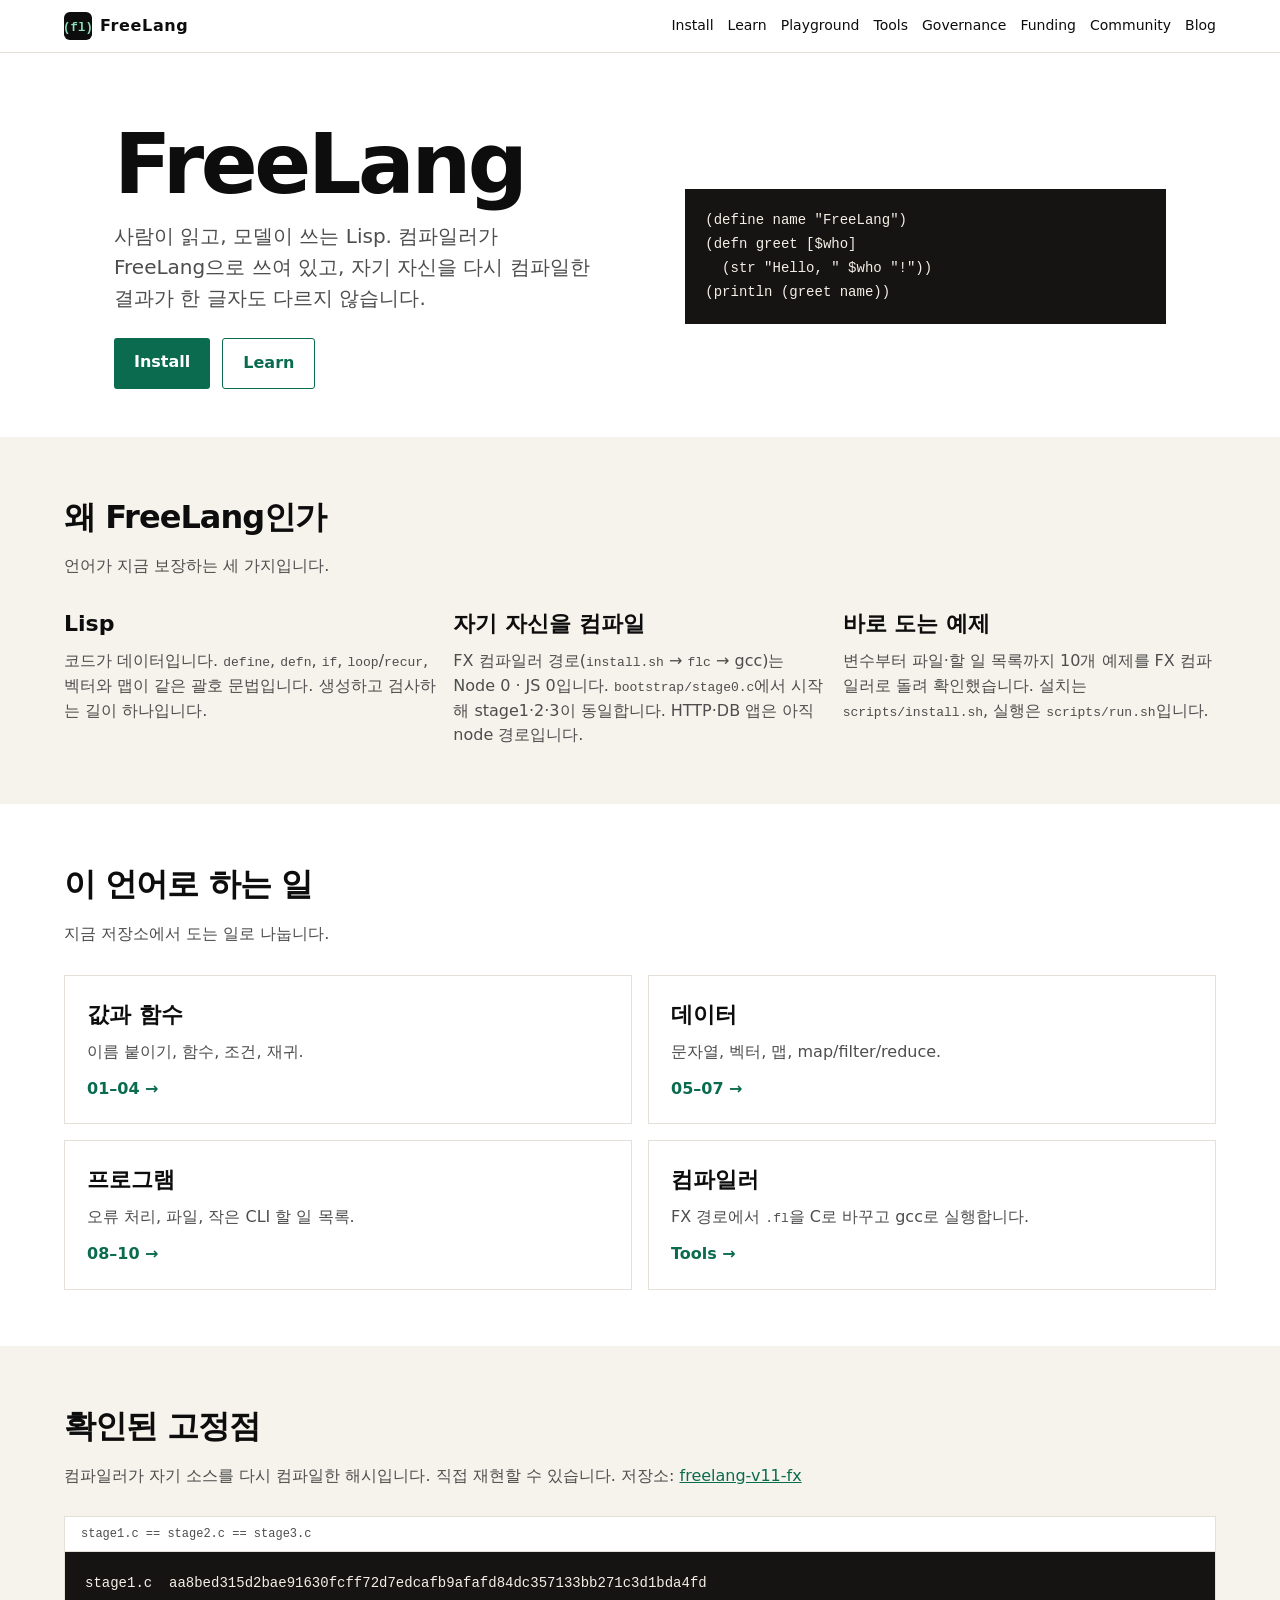
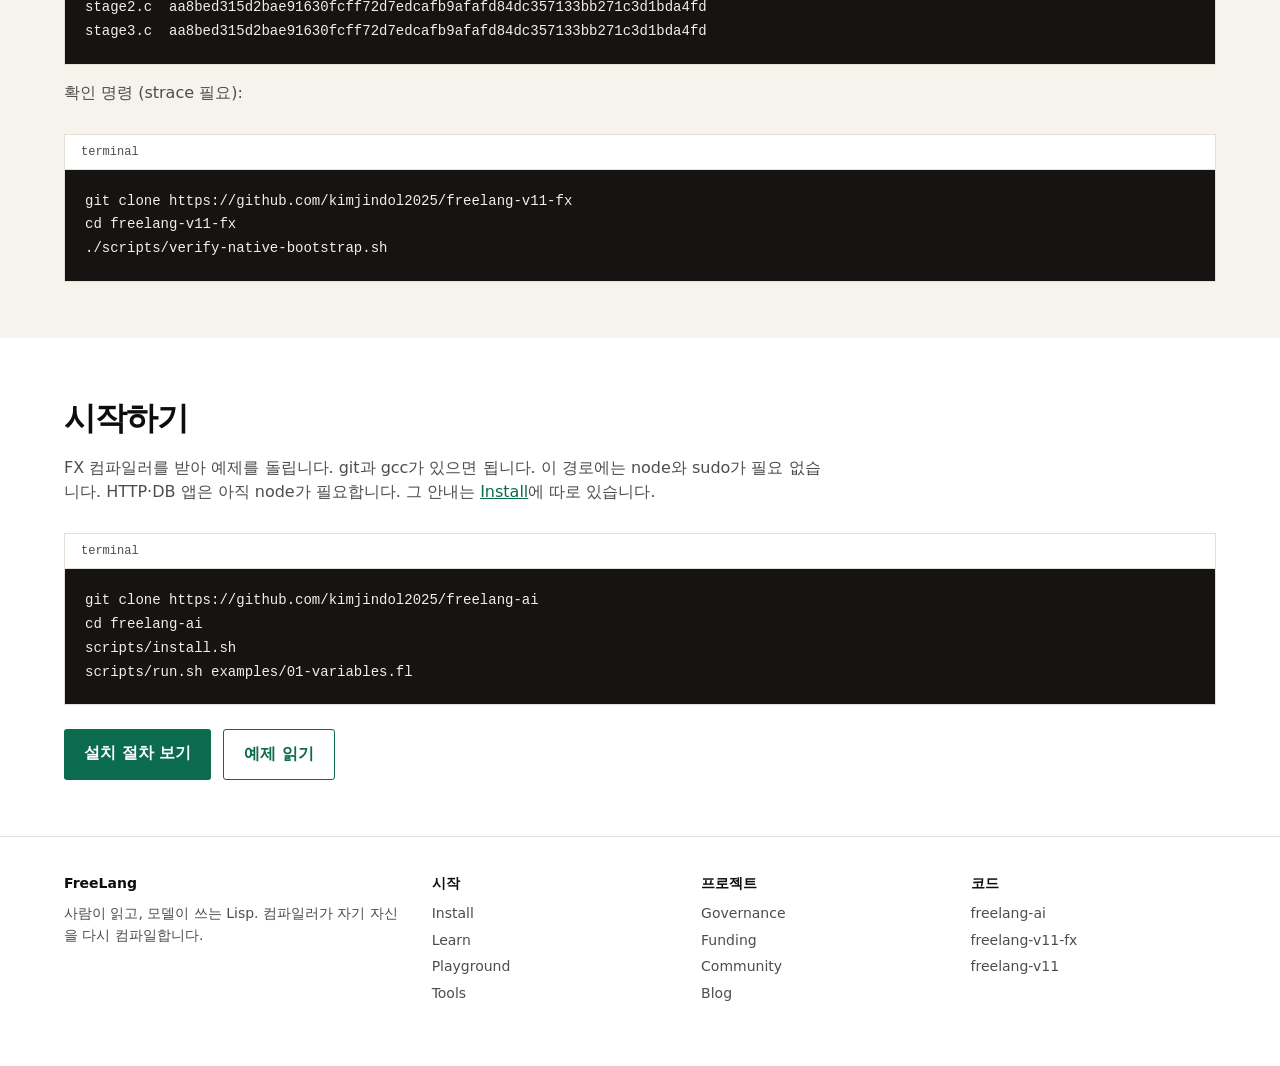
<file: docs/index.html>
<!DOCTYPE html>
<html lang="ko">
<head>
<meta charset="utf-8">
<meta name="viewport" content="width=device-width, initial-scale=1">
<title>FreeLang</title>
<meta name="description" content="사람이 읽고, 모델이 쓰는 Lisp. 네이티브 컴파일러가 자기 자신을 컴파일합니다.">
<link rel="icon" href="mark.svg">
<link rel="stylesheet" href="site.css">
</head>
<body>
<header>
  <a class="brand" href="">
    <svg width="28" height="28" viewBox="0 0 96 96" fill="none" aria-hidden="true"><rect width="96" height="96" rx="20" fill="#0d0d0d"/><text x="48" y="64" text-anchor="middle" font-family="ui-monospace,Menlo,monospace" font-size="42" font-weight="700" fill="#8be0b8">(fl)</text></svg>
    FreeLang
  </a>
  <nav>
        <a href="install/">Install</a>
    <a href="learn/">Learn</a>
    <a href="playground/">Playground</a>
    <a href="tools/">Tools</a>
    <a href="governance/">Governance</a>
    <a href="funding/">Funding</a>
    <a href="community/">Community</a>
    <a href="blog/">Blog</a>
  </nav>
</header>

<div class="hero">
  <div>
    <h1>FreeLang</h1>
    <p class="tag">사람이 읽고, 모델이 쓰는 Lisp. 컴파일러가 FreeLang으로 쓰여 있고, 자기 자신을 다시 컴파일한 결과가 한 글자도 다르지 않습니다.</p>
    <div class="row">
      <a class="btn" href="install/">Install</a>
      <a class="btn ghost" href="learn/">Learn</a>
    </div>
  </div>
  <pre>(define name "FreeLang")
(defn greet [$who]
  (str "Hello, " $who "!"))
(println (greet name))</pre>
</div>
<section class="band">
  <div class="wrap">
    <h2>왜 FreeLang인가</h2>
    <p class="lead">언어가 지금 보장하는 세 가지입니다.</p>
    <div class="three">
      <div>
        <h3>Lisp</h3>
        <p>코드가 데이터입니다. <code>define</code>, <code>defn</code>, <code>if</code>, <code>loop</code>/<code>recur</code>, 벡터와 맵이 같은 괄호 문법입니다. 생성하고 검사하는 길이 하나입니다.</p>
      </div>
      <div>
        <h3>자기 자신을 컴파일</h3>
        <p>FX 컴파일러 경로(<code>install.sh</code> → <code>flc</code> → gcc)는 Node 0 · JS 0입니다. <code>bootstrap/stage0.c</code>에서 시작해 stage1·2·3이 동일합니다. HTTP·DB 앱은 아직 node 경로입니다.</p>
      </div>
      <div>
        <h3>바로 도는 예제</h3>
        <p>변수부터 파일·할 일 목록까지 10개 예제를 FX 컴파일러로 돌려 확인했습니다. 설치는 <code>scripts/install.sh</code>, 실행은 <code>scripts/run.sh</code>입니다.</p>
      </div>
    </div>
  </div>
</section>
<section>
  <div class="wrap">
    <h2>이 언어로 하는 일</h2>
    <p class="lead">지금 저장소에서 도는 일로 나눕니다.</p>
    <div class="four">
      <article class="card"><h3>값과 함수</h3><p>이름 붙이기, 함수, 조건, 재귀.</p><a href="learn/">01–04 →</a></article>
      <article class="card"><h3>데이터</h3><p>문자열, 벡터, 맵, map/filter/reduce.</p><a href="learn/">05–07 →</a></article>
      <article class="card"><h3>프로그램</h3><p>오류 처리, 파일, 작은 CLI 할 일 목록.</p><a href="learn/">08–10 →</a></article>
      <article class="card"><h3>컴파일러</h3><p>FX 경로에서 <code>.fl</code>을 C로 바꾸고 gcc로 실행합니다.</p><a href="tools/">Tools →</a></article>
    </div>
  </div>
</section>
<section class="band">
  <div class="wrap">
    <h2>확인된 고정점</h2>
    <p class="lead">컴파일러가 자기 소스를 다시 컴파일한 해시입니다. 직접 재현할 수 있습니다. 저장소: <a href="https://github.com/kimjindol2025/freelang-v11-fx">freelang-v11-fx</a></p>
    <div class="panel"><div class="cap">stage1.c == stage2.c == stage3.c</div>
<pre>stage1.c  aa8bed315d2bae91630fcff72d7edcafb9afafd84dc357133bb271c3d1bda4fd
stage2.c  aa8bed315d2bae91630fcff72d7edcafb9afafd84dc357133bb271c3d1bda4fd
stage3.c  aa8bed315d2bae91630fcff72d7edcafb9afafd84dc357133bb271c3d1bda4fd</pre></div>
    <p class="lead" style="margin-top:16px">확인 명령 (strace 필요):</p>
    <div class="panel"><div class="cap">terminal</div>
<pre>git clone https://github.com/kimjindol2025/freelang-v11-fx
cd freelang-v11-fx
./scripts/verify-native-bootstrap.sh</pre></div>
  </div>
</section>
<section>
  <div class="wrap">
    <h2>시작하기</h2>
    <p class="lead">FX 컴파일러를 받아 예제를 돌립니다. git과 gcc가 있으면 됩니다. 이 경로에는 node와 sudo가 필요 없습니다. HTTP·DB 앱은 아직 node가 필요합니다. 그 안내는 <a href="install/">Install</a>에 따로 있습니다.</p>
    <div class="panel"><div class="cap">terminal</div>
<pre>git clone https://github.com/kimjindol2025/freelang-ai
cd freelang-ai
scripts/install.sh
scripts/run.sh examples/01-variables.fl</pre></div>
    <div class="row">
      <a class="btn" href="install/">설치 절차 보기</a>
      <a class="btn ghost" href="playground/">예제 읽기</a>
    </div>
  </div>
</section>

<footer>
  <div class="wrap">
    <div><strong>FreeLang</strong>사람이 읽고, 모델이 쓰는 Lisp. 컴파일러가 자기 자신을 다시 컴파일합니다.</div>
    <div><strong>시작</strong>
      <a href="install/">Install</a>
      <a href="learn/">Learn</a>
      <a href="playground/">Playground</a>
      <a href="tools/">Tools</a>
    </div>
    <div><strong>프로젝트</strong>
      <a href="governance/">Governance</a>
      <a href="funding/">Funding</a>
      <a href="community/">Community</a>
      <a href="blog/">Blog</a>
    </div>
    <div><strong>코드</strong>
      <a href="https://github.com/kimjindol2025/freelang-ai">freelang-ai</a>
      <a href="https://github.com/kimjindol2025/freelang-v11-fx">freelang-v11-fx</a>
      <a href="https://github.com/kimjindol2025/freelang-v11">freelang-v11</a>
    </div>
  </div>
</footer>
</body></html>
</file>
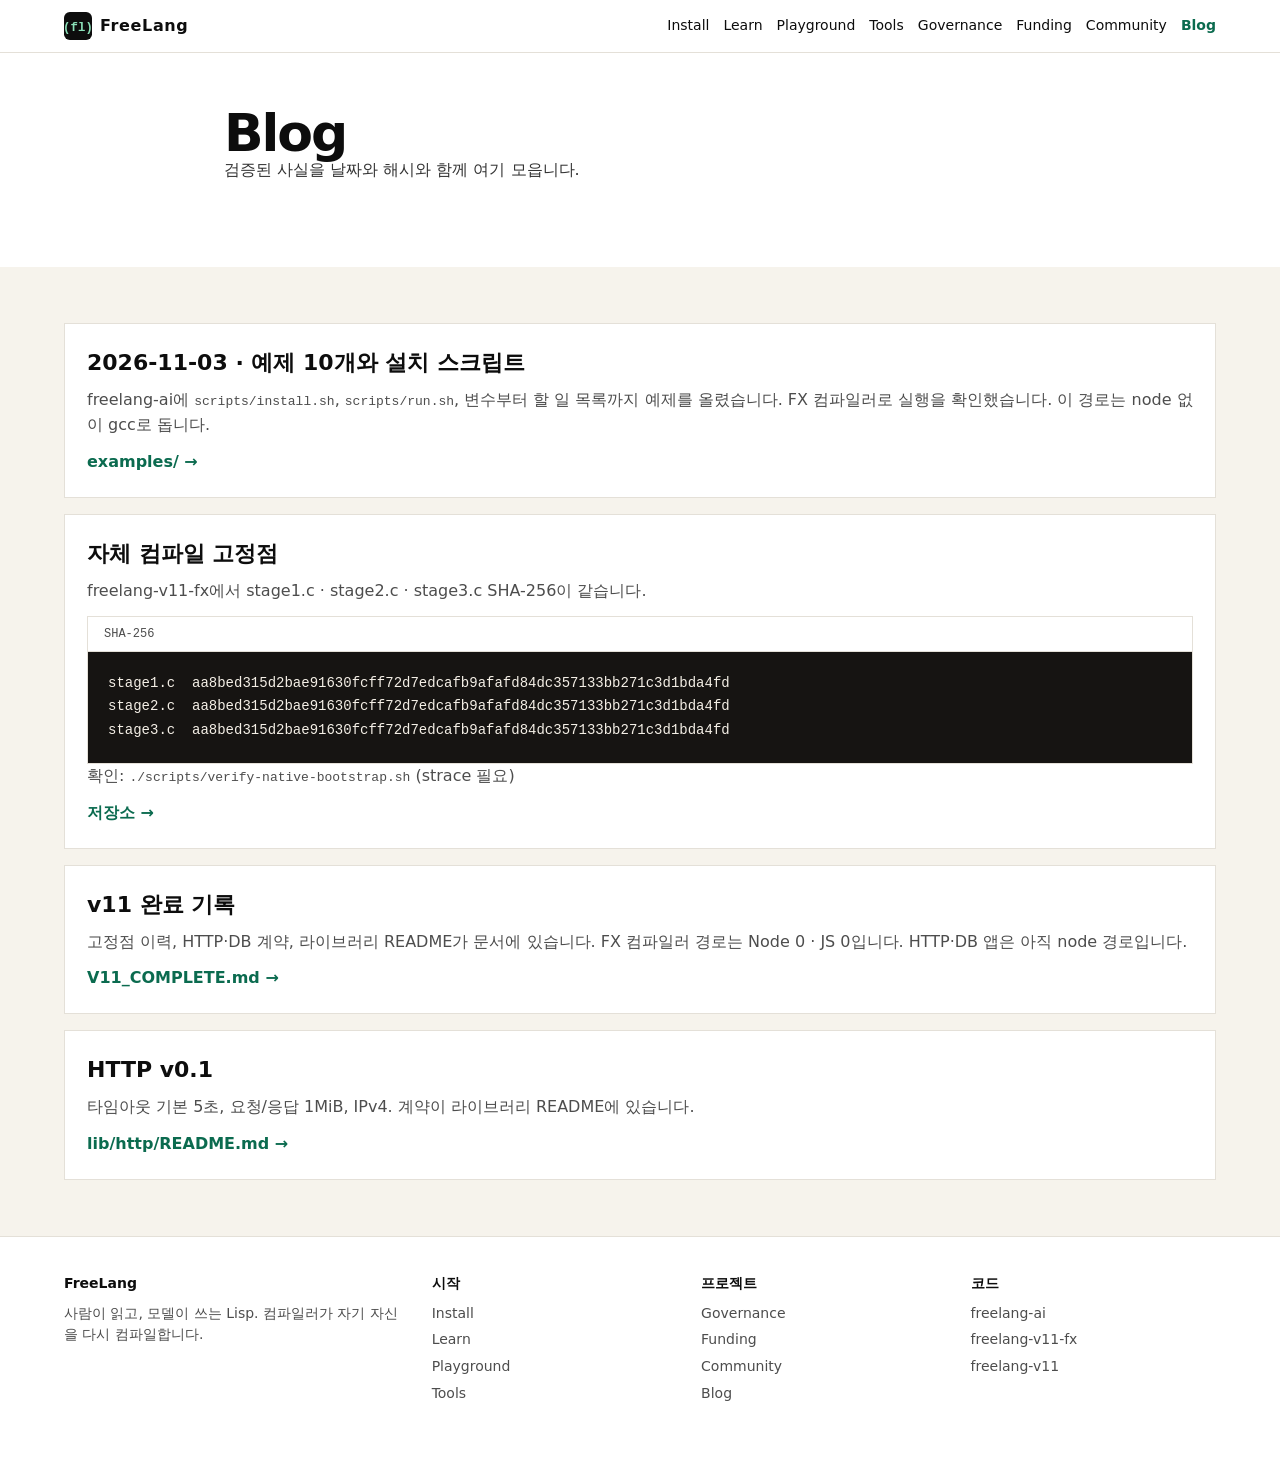
<file: docs/blog/index.html>
<!DOCTYPE html>
<html lang="ko">
<head>
<meta charset="utf-8">
<meta name="viewport" content="width=device-width, initial-scale=1">
<title>FreeLang · Blog</title>
<meta name="description" content="사람이 읽고, 모델이 쓰는 Lisp. 네이티브 컴파일러가 자기 자신을 컴파일합니다.">
<link rel="icon" href="../mark.svg">
<link rel="stylesheet" href="../site.css">
</head>
<body>
<header>
  <a class="brand" href="../">
    <svg width="28" height="28" viewBox="0 0 96 96" fill="none" aria-hidden="true"><rect width="96" height="96" rx="20" fill="#0d0d0d"/><text x="48" y="64" text-anchor="middle" font-family="ui-monospace,Menlo,monospace" font-size="42" font-weight="700" fill="#8be0b8">(fl)</text></svg>
    FreeLang
  </a>
  <nav>
        <a href="../install/">Install</a>
    <a href="../learn/">Learn</a>
    <a href="../playground/">Playground</a>
    <a href="../tools/">Tools</a>
    <a href="../governance/">Governance</a>
    <a href="../funding/">Funding</a>
    <a href="../community/">Community</a>
    <a class="on" href="../blog/">Blog</a>
  </nav>
</header>

<section>
  <div class="wrap prose">
    <h1 style="font-size:52px">Blog</h1>
    <p class="lead">검증된 사실을 날짜와 해시와 함께 여기 모읍니다.</p>
  </div>
</section>
<section class="band">
  <div class="wrap">
    <article class="card" style="margin-bottom:16px">
      <h3>2026-11-03 · 예제 10개와 설치 스크립트</h3>
      <p>freelang-ai에 <code>scripts/install.sh</code>, <code>scripts/run.sh</code>, 변수부터 할 일 목록까지 예제를 올렸습니다. FX 컴파일러로 실행을 확인했습니다. 이 경로는 node 없이 gcc로 돕니다.</p>
      <a href="https://github.com/kimjindol2025/freelang-ai/tree/main/examples">examples/ →</a>
    </article>
    <article class="card" style="margin-bottom:16px">
      <h3>자체 컴파일 고정점</h3>
      <p>freelang-v11-fx에서 stage1.c · stage2.c · stage3.c SHA-256이 같습니다.</p>
      <div class="panel" style="margin-top:12px"><div class="cap">SHA-256</div>
<pre>stage1.c  aa8bed315d2bae91630fcff72d7edcafb9afafd84dc357133bb271c3d1bda4fd
stage2.c  aa8bed315d2bae91630fcff72d7edcafb9afafd84dc357133bb271c3d1bda4fd
stage3.c  aa8bed315d2bae91630fcff72d7edcafb9afafd84dc357133bb271c3d1bda4fd</pre></div>
      <p>확인: <code>./scripts/verify-native-bootstrap.sh</code> (strace 필요)</p>
      <a href="https://github.com/kimjindol2025/freelang-v11-fx">저장소 →</a>
    </article>
    <article class="card" style="margin-bottom:16px">
      <h3>v11 완료 기록</h3>
      <p>고정점 이력, HTTP·DB 계약, 라이브러리 README가 문서에 있습니다. FX 컴파일러 경로는 Node 0 · JS 0입니다. HTTP·DB 앱은 아직 node 경로입니다.</p>
      <a href="https://github.com/kimjindol2025/freelang-v11/blob/master/docs/V11_COMPLETE.md">V11_COMPLETE.md →</a>
    </article>
    <article class="card">
      <h3>HTTP v0.1</h3>
      <p>타임아웃 기본 5초, 요청/응답 1MiB, IPv4. 계약이 라이브러리 README에 있습니다.</p>
      <a href="https://github.com/kimjindol2025/freelang-v11/blob/master/lib/http/README.md">lib/http/README.md →</a>
    </article>
  </div>
</section>

<footer>
  <div class="wrap">
    <div><strong>FreeLang</strong>사람이 읽고, 모델이 쓰는 Lisp. 컴파일러가 자기 자신을 다시 컴파일합니다.</div>
    <div><strong>시작</strong>
      <a href="../install/">Install</a>
      <a href="../learn/">Learn</a>
      <a href="../playground/">Playground</a>
      <a href="../tools/">Tools</a>
    </div>
    <div><strong>프로젝트</strong>
      <a href="../governance/">Governance</a>
      <a href="../funding/">Funding</a>
      <a href="../community/">Community</a>
      <a href="../blog/">Blog</a>
    </div>
    <div><strong>코드</strong>
      <a href="https://github.com/kimjindol2025/freelang-ai">freelang-ai</a>
      <a href="https://github.com/kimjindol2025/freelang-v11-fx">freelang-v11-fx</a>
      <a href="https://github.com/kimjindol2025/freelang-v11">freelang-v11</a>
    </div>
  </div>
</footer>
</body></html>
</file>
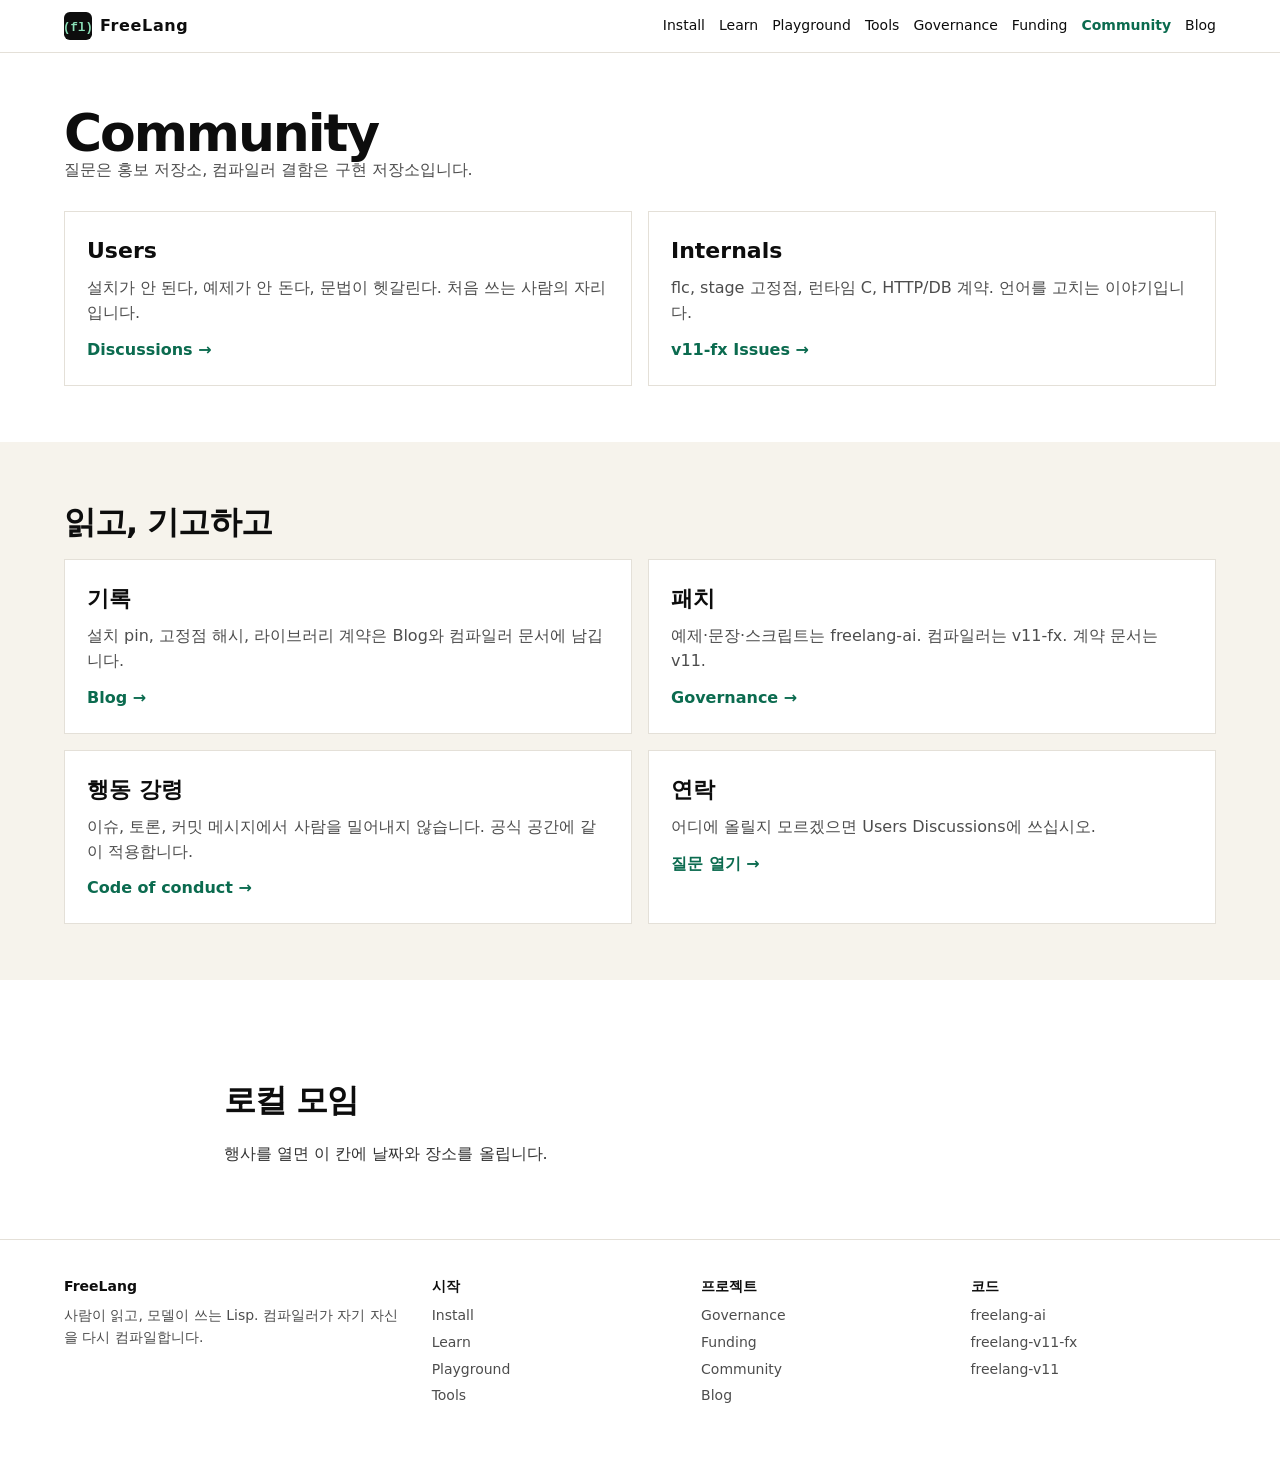
<file: docs/community/index.html>
<!DOCTYPE html>
<html lang="ko">
<head>
<meta charset="utf-8">
<meta name="viewport" content="width=device-width, initial-scale=1">
<title>FreeLang · Community</title>
<meta name="description" content="사람이 읽고, 모델이 쓰는 Lisp. 네이티브 컴파일러가 자기 자신을 컴파일합니다.">
<link rel="icon" href="../mark.svg">
<link rel="stylesheet" href="../site.css">
</head>
<body>
<header>
  <a class="brand" href="../">
    <svg width="28" height="28" viewBox="0 0 96 96" fill="none" aria-hidden="true"><rect width="96" height="96" rx="20" fill="#0d0d0d"/><text x="48" y="64" text-anchor="middle" font-family="ui-monospace,Menlo,monospace" font-size="42" font-weight="700" fill="#8be0b8">(fl)</text></svg>
    FreeLang
  </a>
  <nav>
        <a href="../install/">Install</a>
    <a href="../learn/">Learn</a>
    <a href="../playground/">Playground</a>
    <a href="../tools/">Tools</a>
    <a href="../governance/">Governance</a>
    <a href="../funding/">Funding</a>
    <a class="on" href="../community/">Community</a>
    <a href="../blog/">Blog</a>
  </nav>
</header>

<section>
  <div class="wrap">
    <h1 style="font-size:52px">Community</h1>
    <p class="lead">질문은 홍보 저장소, 컴파일러 결함은 구현 저장소입니다.</p>
    <div class="four">
      <article class="card">
        <h3>Users</h3>
        <p>설치가 안 된다, 예제가 안 돈다, 문법이 헷갈린다. 처음 쓰는 사람의 자리입니다.</p>
        <a href="https://github.com/kimjindol2025/freelang-ai/discussions">Discussions →</a>
      </article>
      <article class="card">
        <h3>Internals</h3>
        <p>flc, stage 고정점, 런타임 C, HTTP/DB 계약. 언어를 고치는 이야기입니다.</p>
        <a href="https://github.com/kimjindol2025/freelang-v11-fx/issues">v11-fx Issues →</a>
      </article>
    </div>
  </div>
</section>
<section class="band">
  <div class="wrap">
    <h2>읽고, 기고하고</h2>
    <div class="docs">
      <article class="card">
        <h3>기록</h3>
        <p>설치 pin, 고정점 해시, 라이브러리 계약은 Blog와 컴파일러 문서에 남깁니다.</p>
        <a href="../blog/">Blog →</a>
      </article>
      <article class="card">
        <h3>패치</h3>
        <p>예제·문장·스크립트는 freelang-ai. 컴파일러는 v11-fx. 계약 문서는 v11.</p>
        <a href="../governance/">Governance →</a>
      </article>
      <article class="card">
        <h3>행동 강령</h3>
        <p>이슈, 토론, 커밋 메시지에서 사람을 밀어내지 않습니다. 공식 공간에 같이 적용합니다.</p>
        <a href="../policies/code-of-conduct/">Code of conduct →</a>
      </article>
      <article class="card">
        <h3>연락</h3>
        <p>어디에 올릴지 모르겠으면 Users Discussions에 쓰십시오.</p>
        <a href="https://github.com/kimjindol2025/freelang-ai/discussions/new">질문 열기 →</a>
      </article>
    </div>
  </div>
</section>
<section>
  <div class="wrap prose">
    <h2>로컬 모임</h2>
    <p>행사를 열면 이 칸에 날짜와 장소를 올립니다.</p>
  </div>
</section>

<footer>
  <div class="wrap">
    <div><strong>FreeLang</strong>사람이 읽고, 모델이 쓰는 Lisp. 컴파일러가 자기 자신을 다시 컴파일합니다.</div>
    <div><strong>시작</strong>
      <a href="../install/">Install</a>
      <a href="../learn/">Learn</a>
      <a href="../playground/">Playground</a>
      <a href="../tools/">Tools</a>
    </div>
    <div><strong>프로젝트</strong>
      <a href="../governance/">Governance</a>
      <a href="../funding/">Funding</a>
      <a href="../community/">Community</a>
      <a href="../blog/">Blog</a>
    </div>
    <div><strong>코드</strong>
      <a href="https://github.com/kimjindol2025/freelang-ai">freelang-ai</a>
      <a href="https://github.com/kimjindol2025/freelang-v11-fx">freelang-v11-fx</a>
      <a href="https://github.com/kimjindol2025/freelang-v11">freelang-v11</a>
    </div>
  </div>
</footer>
</body></html>
</file>
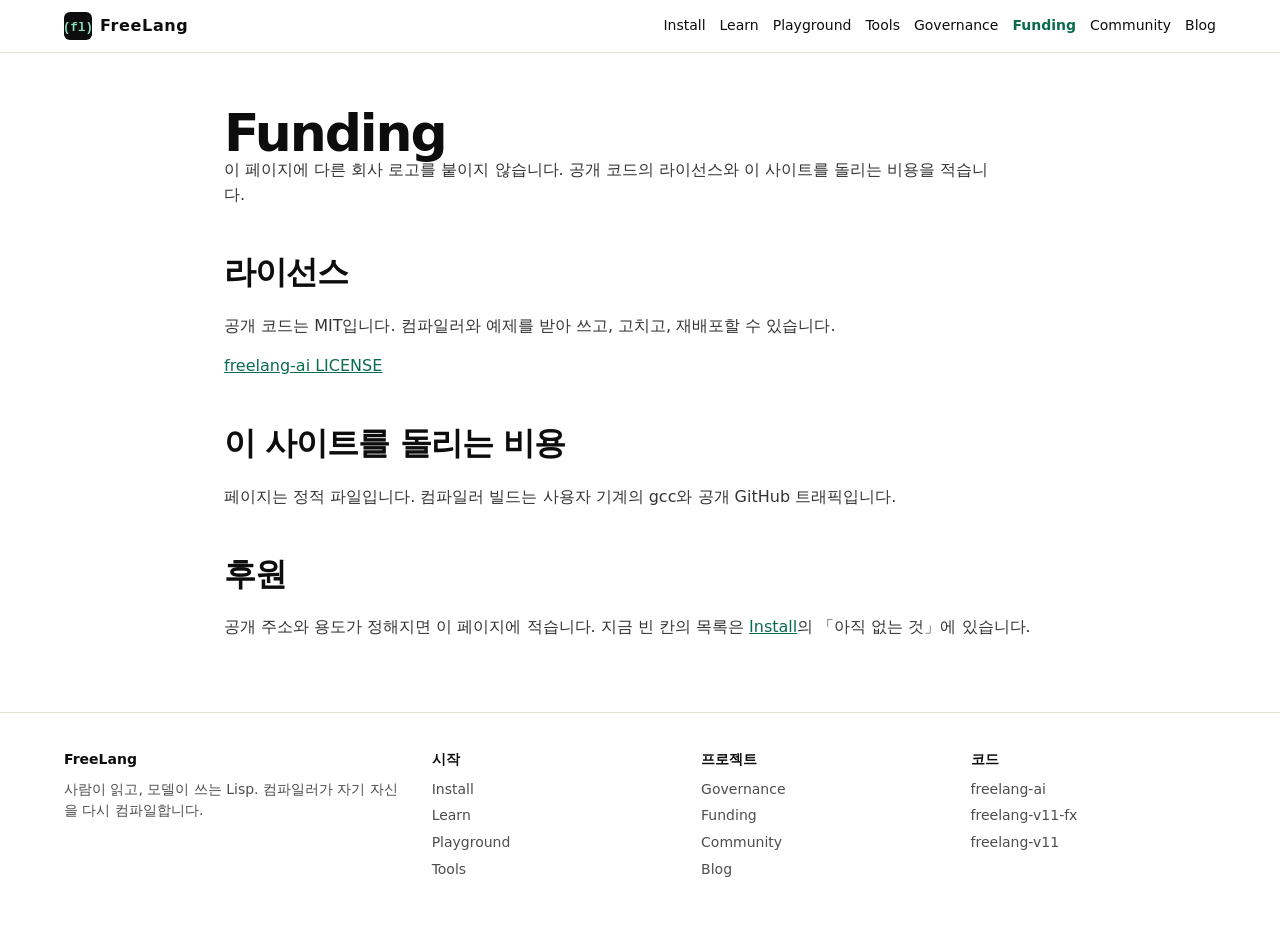
<file: docs/funding/index.html>
<!DOCTYPE html>
<html lang="ko">
<head>
<meta charset="utf-8">
<meta name="viewport" content="width=device-width, initial-scale=1">
<title>FreeLang · Funding</title>
<meta name="description" content="사람이 읽고, 모델이 쓰는 Lisp. 네이티브 컴파일러가 자기 자신을 컴파일합니다.">
<link rel="icon" href="../mark.svg">
<link rel="stylesheet" href="../site.css">
</head>
<body>
<header>
  <a class="brand" href="../">
    <svg width="28" height="28" viewBox="0 0 96 96" fill="none" aria-hidden="true"><rect width="96" height="96" rx="20" fill="#0d0d0d"/><text x="48" y="64" text-anchor="middle" font-family="ui-monospace,Menlo,monospace" font-size="42" font-weight="700" fill="#8be0b8">(fl)</text></svg>
    FreeLang
  </a>
  <nav>
        <a href="../install/">Install</a>
    <a href="../learn/">Learn</a>
    <a href="../playground/">Playground</a>
    <a href="../tools/">Tools</a>
    <a href="../governance/">Governance</a>
    <a class="on" href="../funding/">Funding</a>
    <a href="../community/">Community</a>
    <a href="../blog/">Blog</a>
  </nav>
</header>

<section>
  <div class="wrap prose">
    <h1 style="font-size:52px">Funding</h1>
    <p class="lead">이 페이지에 다른 회사 로고를 붙이지 않습니다. 공개 코드의 라이선스와 이 사이트를 돌리는 비용을 적습니다.</p>
    <h2>라이선스</h2>
    <p>공개 코드는 MIT입니다. 컴파일러와 예제를 받아 쓰고, 고치고, 재배포할 수 있습니다.</p>
    <p><a href="https://github.com/kimjindol2025/freelang-ai/blob/main/LICENSE">freelang-ai LICENSE</a></p>
    <h2>이 사이트를 돌리는 비용</h2>
    <p>페이지는 정적 파일입니다. 컴파일러 빌드는 사용자 기계의 gcc와 공개 GitHub 트래픽입니다.</p>
    <h2>후원</h2>
    <p>공개 주소와 용도가 정해지면 이 페이지에 적습니다. 지금 빈 칸의 목록은 <a href="../install/">Install</a>의 「아직 없는 것」에 있습니다.</p>
  </div>
</section>

<footer>
  <div class="wrap">
    <div><strong>FreeLang</strong>사람이 읽고, 모델이 쓰는 Lisp. 컴파일러가 자기 자신을 다시 컴파일합니다.</div>
    <div><strong>시작</strong>
      <a href="../install/">Install</a>
      <a href="../learn/">Learn</a>
      <a href="../playground/">Playground</a>
      <a href="../tools/">Tools</a>
    </div>
    <div><strong>프로젝트</strong>
      <a href="../governance/">Governance</a>
      <a href="../funding/">Funding</a>
      <a href="../community/">Community</a>
      <a href="../blog/">Blog</a>
    </div>
    <div><strong>코드</strong>
      <a href="https://github.com/kimjindol2025/freelang-ai">freelang-ai</a>
      <a href="https://github.com/kimjindol2025/freelang-v11-fx">freelang-v11-fx</a>
      <a href="https://github.com/kimjindol2025/freelang-v11">freelang-v11</a>
    </div>
  </div>
</footer>
</body></html>
</file>
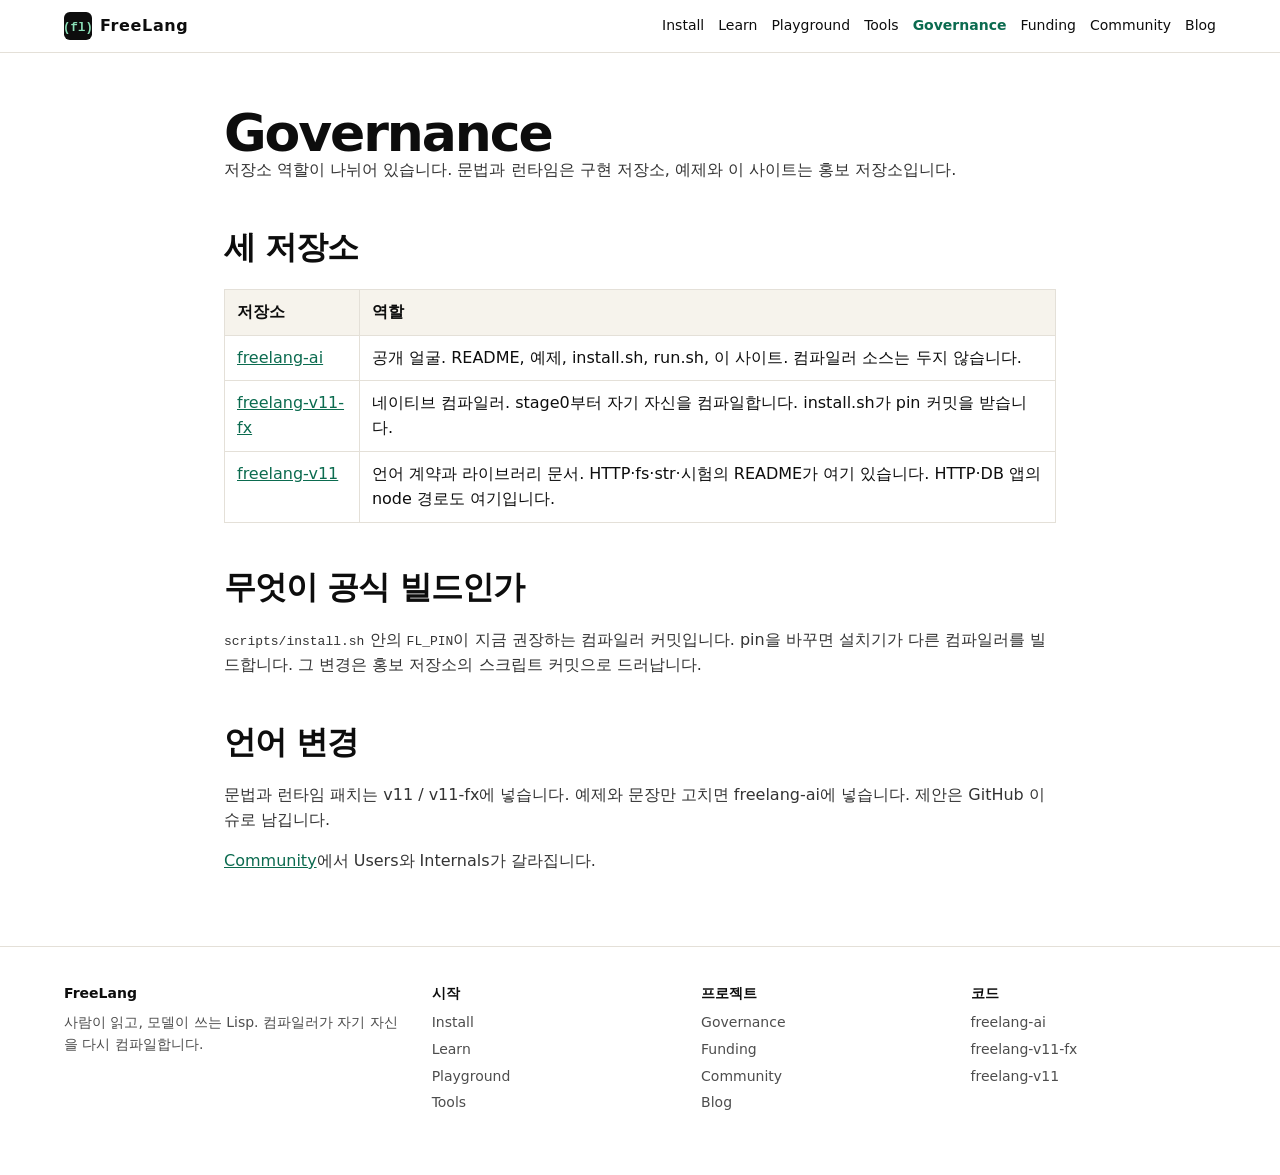
<file: docs/governance/index.html>
<!DOCTYPE html>
<html lang="ko">
<head>
<meta charset="utf-8">
<meta name="viewport" content="width=device-width, initial-scale=1">
<title>FreeLang · Governance</title>
<meta name="description" content="사람이 읽고, 모델이 쓰는 Lisp. 네이티브 컴파일러가 자기 자신을 컴파일합니다.">
<link rel="icon" href="../mark.svg">
<link rel="stylesheet" href="../site.css">
</head>
<body>
<header>
  <a class="brand" href="../">
    <svg width="28" height="28" viewBox="0 0 96 96" fill="none" aria-hidden="true"><rect width="96" height="96" rx="20" fill="#0d0d0d"/><text x="48" y="64" text-anchor="middle" font-family="ui-monospace,Menlo,monospace" font-size="42" font-weight="700" fill="#8be0b8">(fl)</text></svg>
    FreeLang
  </a>
  <nav>
        <a href="../install/">Install</a>
    <a href="../learn/">Learn</a>
    <a href="../playground/">Playground</a>
    <a href="../tools/">Tools</a>
    <a class="on" href="../governance/">Governance</a>
    <a href="../funding/">Funding</a>
    <a href="../community/">Community</a>
    <a href="../blog/">Blog</a>
  </nav>
</header>

<section>
  <div class="wrap prose">
    <h1 style="font-size:52px">Governance</h1>
    <p class="lead">저장소 역할이 나뉘어 있습니다. 문법과 런타임은 구현 저장소, 예제와 이 사이트는 홍보 저장소입니다.</p>
    <h2>세 저장소</h2>
    <table>
      <thead><tr><th>저장소</th><th>역할</th></tr></thead>
      <tbody>
        <tr><td><a href="https://github.com/kimjindol2025/freelang-ai">freelang-ai</a></td><td>공개 얼굴. README, 예제, install.sh, run.sh, 이 사이트. 컴파일러 소스는 두지 않습니다.</td></tr>
        <tr><td><a href="https://github.com/kimjindol2025/freelang-v11-fx">freelang-v11-fx</a></td><td>네이티브 컴파일러. stage0부터 자기 자신을 컴파일합니다. install.sh가 pin 커밋을 받습니다.</td></tr>
        <tr><td><a href="https://github.com/kimjindol2025/freelang-v11">freelang-v11</a></td><td>언어 계약과 라이브러리 문서. HTTP·fs·str·시험의 README가 여기 있습니다. HTTP·DB 앱의 node 경로도 여기입니다.</td></tr>
      </tbody>
    </table>
    <h2>무엇이 공식 빌드인가</h2>
    <p><code>scripts/install.sh</code> 안의 <code>FL_PIN</code>이 지금 권장하는 컴파일러 커밋입니다. pin을 바꾸면 설치기가 다른 컴파일러를 빌드합니다. 그 변경은 홍보 저장소의 스크립트 커밋으로 드러납니다.</p>
    <h2>언어 변경</h2>
    <p>문법과 런타임 패치는 v11 / v11-fx에 넣습니다. 예제와 문장만 고치면 freelang-ai에 넣습니다. 제안은 GitHub 이슈로 남깁니다.</p>
    <p><a href="../community/">Community</a>에서 Users와 Internals가 갈라집니다.</p>
  </div>
</section>

<footer>
  <div class="wrap">
    <div><strong>FreeLang</strong>사람이 읽고, 모델이 쓰는 Lisp. 컴파일러가 자기 자신을 다시 컴파일합니다.</div>
    <div><strong>시작</strong>
      <a href="../install/">Install</a>
      <a href="../learn/">Learn</a>
      <a href="../playground/">Playground</a>
      <a href="../tools/">Tools</a>
    </div>
    <div><strong>프로젝트</strong>
      <a href="../governance/">Governance</a>
      <a href="../funding/">Funding</a>
      <a href="../community/">Community</a>
      <a href="../blog/">Blog</a>
    </div>
    <div><strong>코드</strong>
      <a href="https://github.com/kimjindol2025/freelang-ai">freelang-ai</a>
      <a href="https://github.com/kimjindol2025/freelang-v11-fx">freelang-v11-fx</a>
      <a href="https://github.com/kimjindol2025/freelang-v11">freelang-v11</a>
    </div>
  </div>
</footer>
</body></html>
</file>
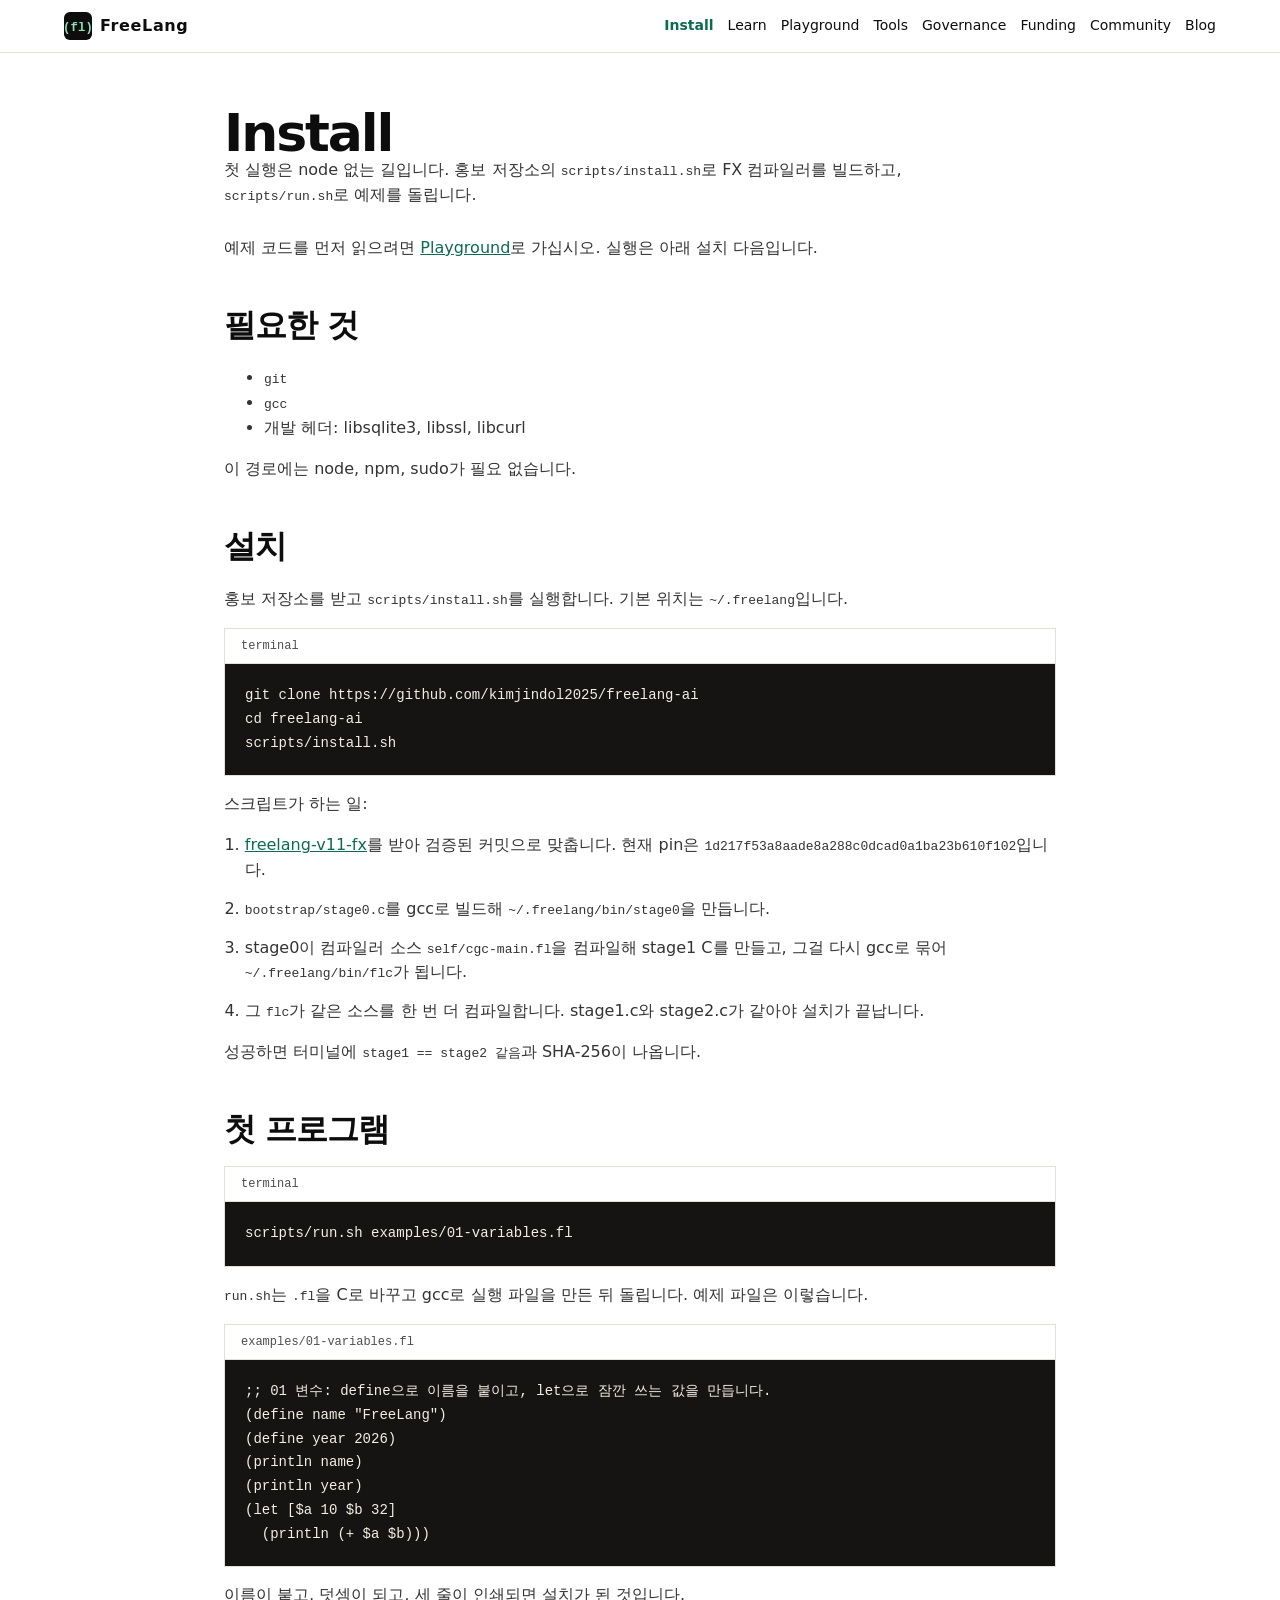
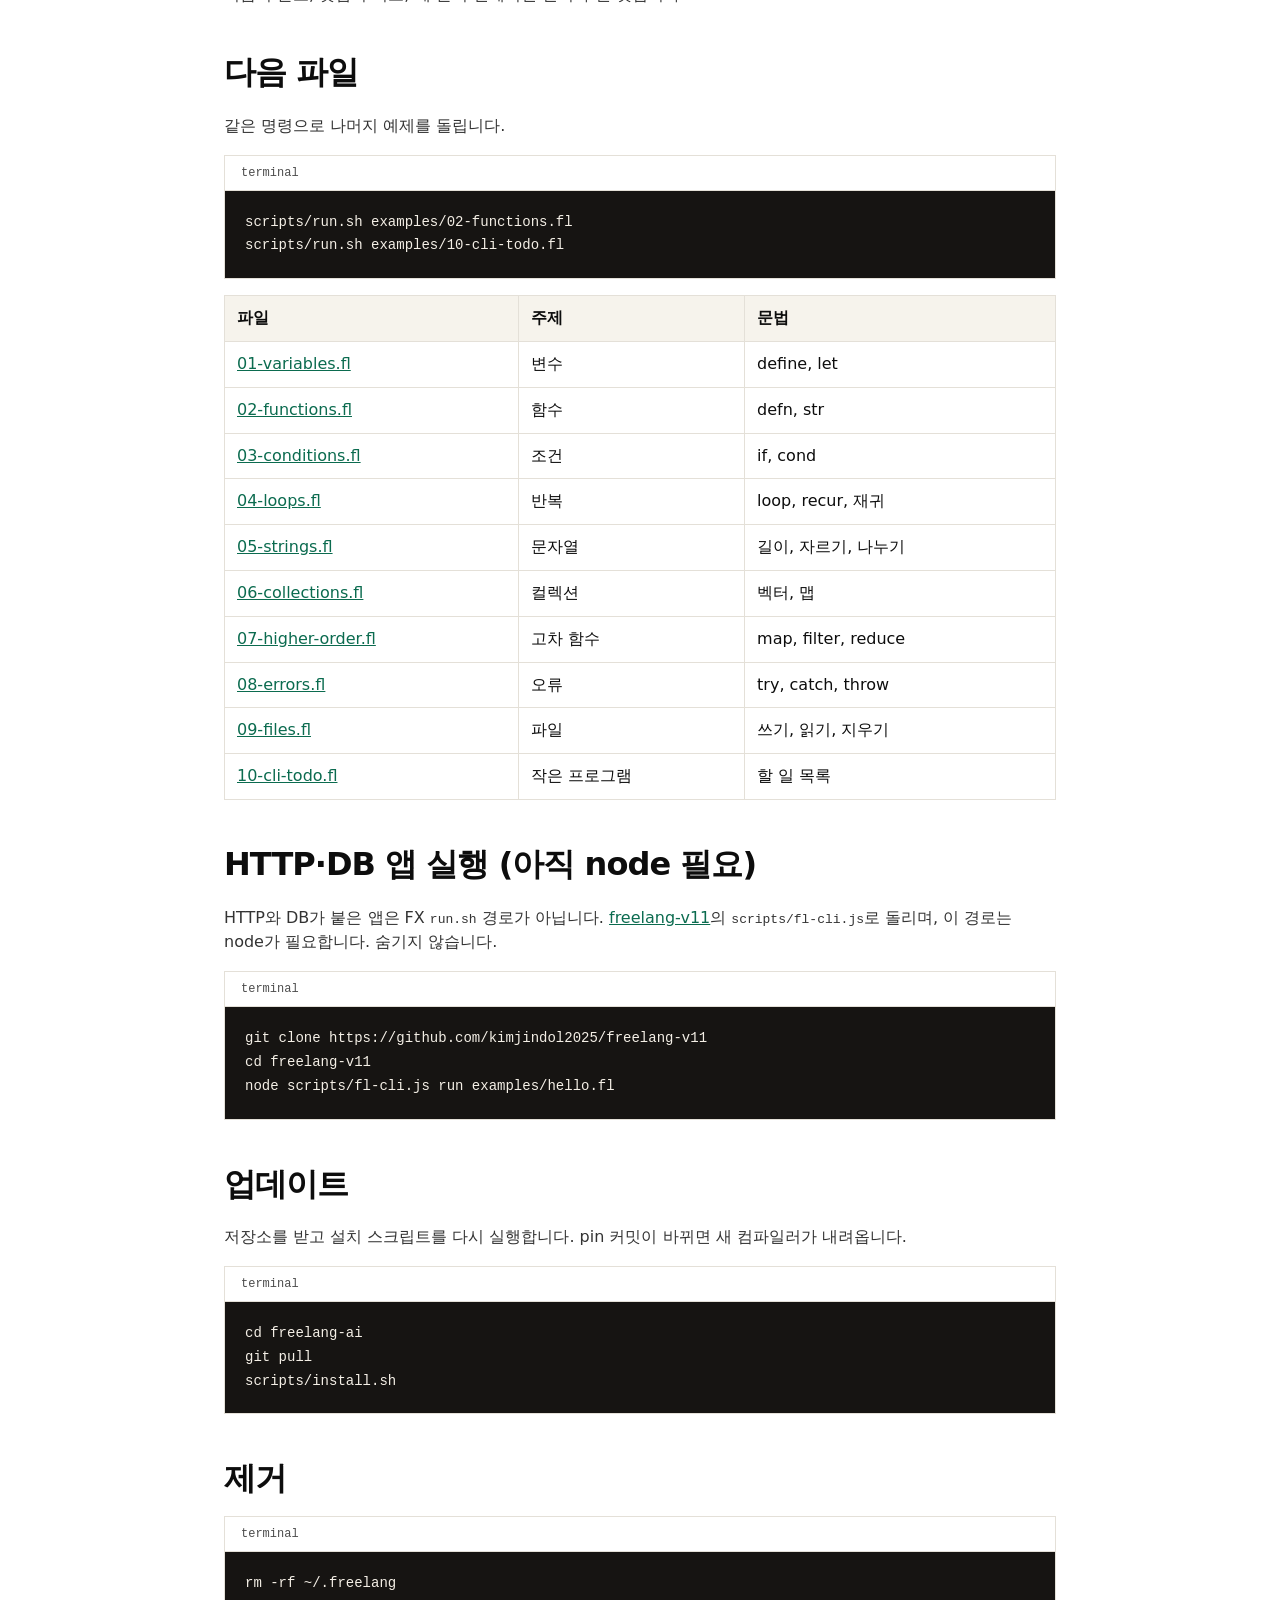
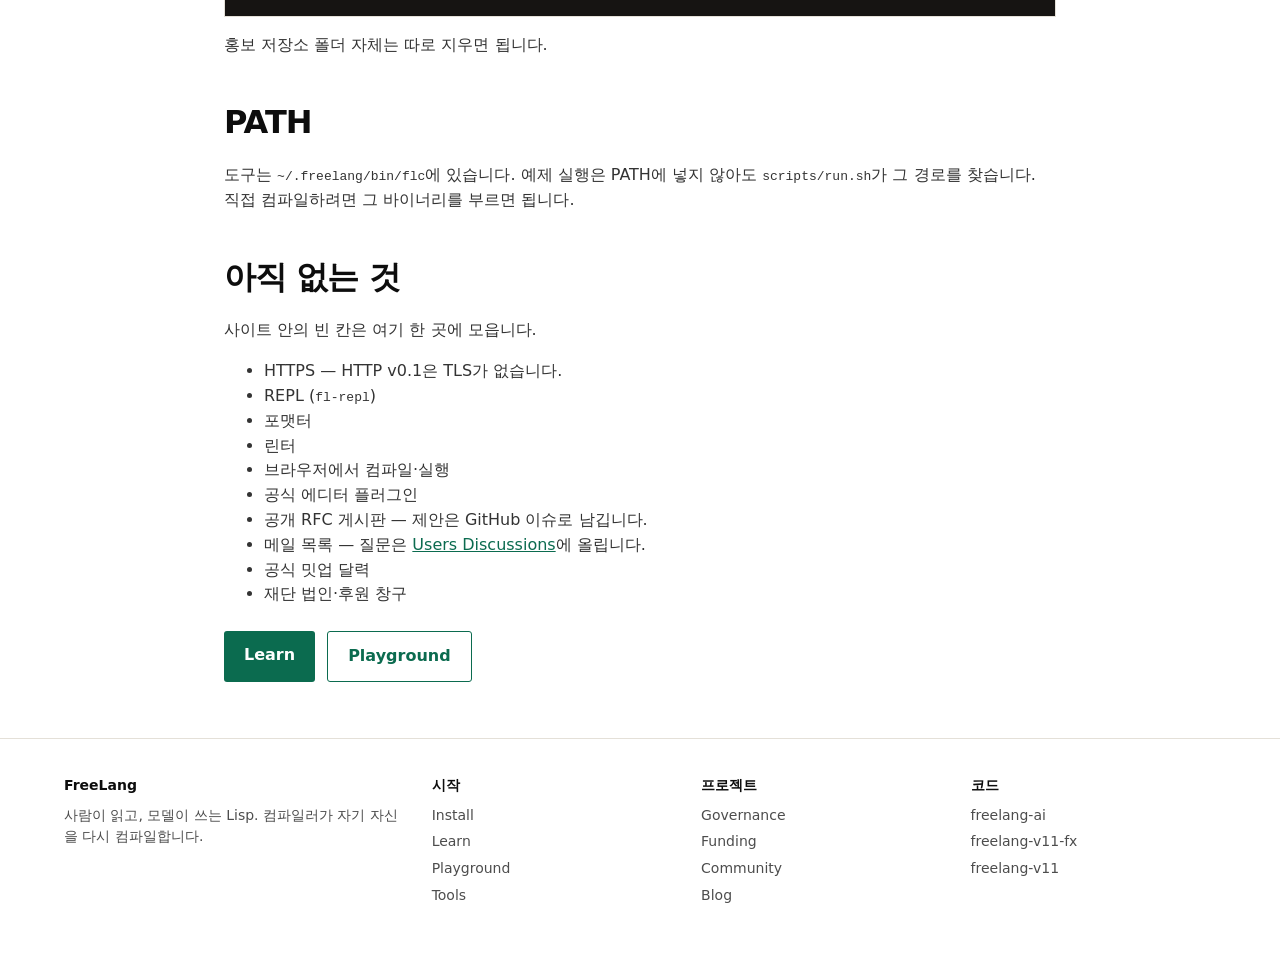
<file: docs/install/index.html>
<!DOCTYPE html>
<html lang="ko">
<head>
<meta charset="utf-8">
<meta name="viewport" content="width=device-width, initial-scale=1">
<title>FreeLang · Install</title>
<meta name="description" content="사람이 읽고, 모델이 쓰는 Lisp. 네이티브 컴파일러가 자기 자신을 컴파일합니다.">
<link rel="icon" href="../mark.svg">
<link rel="stylesheet" href="../site.css">
</head>
<body>
<header>
  <a class="brand" href="../">
    <svg width="28" height="28" viewBox="0 0 96 96" fill="none" aria-hidden="true"><rect width="96" height="96" rx="20" fill="#0d0d0d"/><text x="48" y="64" text-anchor="middle" font-family="ui-monospace,Menlo,monospace" font-size="42" font-weight="700" fill="#8be0b8">(fl)</text></svg>
    FreeLang
  </a>
  <nav>
        <a class="on" href="../install/">Install</a>
    <a href="../learn/">Learn</a>
    <a href="../playground/">Playground</a>
    <a href="../tools/">Tools</a>
    <a href="../governance/">Governance</a>
    <a href="../funding/">Funding</a>
    <a href="../community/">Community</a>
    <a href="../blog/">Blog</a>
  </nav>
</header>

<section>
  <div class="wrap prose">
    <h1 style="font-size:52px">Install</h1>
    <p class="lead">첫 실행은 node 없는 길입니다. 홍보 저장소의 <code>scripts/install.sh</code>로 FX 컴파일러를 빌드하고, <code>scripts/run.sh</code>로 예제를 돌립니다.</p>
    <p>예제 코드를 먼저 읽으려면 <a href="../playground/">Playground</a>로 가십시오. 실행은 아래 설치 다음입니다.</p>

    <h2>필요한 것</h2>
    <ul>
      <li><code>git</code></li>
      <li><code>gcc</code></li>
      <li>개발 헤더: libsqlite3, libssl, libcurl</li>
    </ul>
    <p>이 경로에는 node, npm, sudo가 필요 없습니다.</p>

    <h2>설치</h2>
    <p>홍보 저장소를 받고 <code>scripts/install.sh</code>를 실행합니다. 기본 위치는 <code>~/.freelang</code>입니다.</p>
    <div class="panel"><div class="cap">terminal</div>
<pre>git clone https://github.com/kimjindol2025/freelang-ai
cd freelang-ai
scripts/install.sh</pre></div>
    <p>스크립트가 하는 일:</p>
    <ol class="steps">
      <li><a href="https://github.com/kimjindol2025/freelang-v11-fx">freelang-v11-fx</a>를 받아 검증된 커밋으로 맞춥니다. 현재 pin은 <code>1d217f53a8aade8a288c0dcad0a1ba23b610f102</code>입니다.</li>
      <li><code>bootstrap/stage0.c</code>를 gcc로 빌드해 <code>~/.freelang/bin/stage0</code>을 만듭니다.</li>
      <li>stage0이 컴파일러 소스 <code>self/cgc-main.fl</code>을 컴파일해 stage1 C를 만들고, 그걸 다시 gcc로 묶어 <code>~/.freelang/bin/flc</code>가 됩니다.</li>
      <li>그 <code>flc</code>가 같은 소스를 한 번 더 컴파일합니다. stage1.c와 stage2.c가 같아야 설치가 끝납니다.</li>
    </ol>
    <p>성공하면 터미널에 <code>stage1 == stage2  같음</code>과 SHA-256이 나옵니다.</p>

    <h2>첫 프로그램</h2>
    <div class="panel"><div class="cap">terminal</div>
<pre>scripts/run.sh examples/01-variables.fl</pre></div>
    <p><code>run.sh</code>는 <code>.fl</code>을 C로 바꾸고 gcc로 실행 파일을 만든 뒤 돌립니다. 예제 파일은 이렇습니다.</p>
    <div class="panel"><div class="cap">examples/01-variables.fl</div>
<pre>;; 01 변수: define으로 이름을 붙이고, let으로 잠깐 쓰는 값을 만듭니다.
(define name &quot;FreeLang&quot;)
(define year 2026)
(println name)
(println year)
(let [$a 10 $b 32]
  (println (+ $a $b)))
</pre></div>
    <p>이름이 붙고, 덧셈이 되고, 세 줄이 인쇄되면 설치가 된 것입니다.</p>

    <h2>다음 파일</h2>
    <p>같은 명령으로 나머지 예제를 돌립니다.</p>
    <div class="panel"><div class="cap">terminal</div>
<pre>scripts/run.sh examples/02-functions.fl
scripts/run.sh examples/10-cli-todo.fl</pre></div>
    <table><thead><tr><th>파일</th><th>주제</th><th>문법</th></tr></thead><tbody><tr><td><a href="https://github.com/kimjindol2025/freelang-ai/blob/main/examples/01-variables.fl">01-variables.fl</a></td><td>변수</td><td>define, let</td></tr><tr><td><a href="https://github.com/kimjindol2025/freelang-ai/blob/main/examples/02-functions.fl">02-functions.fl</a></td><td>함수</td><td>defn, str</td></tr><tr><td><a href="https://github.com/kimjindol2025/freelang-ai/blob/main/examples/03-conditions.fl">03-conditions.fl</a></td><td>조건</td><td>if, cond</td></tr><tr><td><a href="https://github.com/kimjindol2025/freelang-ai/blob/main/examples/04-loops.fl">04-loops.fl</a></td><td>반복</td><td>loop, recur, 재귀</td></tr><tr><td><a href="https://github.com/kimjindol2025/freelang-ai/blob/main/examples/05-strings.fl">05-strings.fl</a></td><td>문자열</td><td>길이, 자르기, 나누기</td></tr><tr><td><a href="https://github.com/kimjindol2025/freelang-ai/blob/main/examples/06-collections.fl">06-collections.fl</a></td><td>컬렉션</td><td>벡터, 맵</td></tr><tr><td><a href="https://github.com/kimjindol2025/freelang-ai/blob/main/examples/07-higher-order.fl">07-higher-order.fl</a></td><td>고차 함수</td><td>map, filter, reduce</td></tr><tr><td><a href="https://github.com/kimjindol2025/freelang-ai/blob/main/examples/08-errors.fl">08-errors.fl</a></td><td>오류</td><td>try, catch, throw</td></tr><tr><td><a href="https://github.com/kimjindol2025/freelang-ai/blob/main/examples/09-files.fl">09-files.fl</a></td><td>파일</td><td>쓰기, 읽기, 지우기</td></tr><tr><td><a href="https://github.com/kimjindol2025/freelang-ai/blob/main/examples/10-cli-todo.fl">10-cli-todo.fl</a></td><td>작은 프로그램</td><td>할 일 목록</td></tr></tbody></table>

    <h2>HTTP·DB 앱 실행 (아직 node 필요)</h2>
    <p>HTTP와 DB가 붙은 앱은 FX <code>run.sh</code> 경로가 아닙니다. <a href="https://github.com/kimjindol2025/freelang-v11">freelang-v11</a>의 <code>scripts/fl-cli.js</code>로 돌리며, 이 경로는 node가 필요합니다. 숨기지 않습니다.</p>
    <div class="panel"><div class="cap">terminal</div>
<pre>git clone https://github.com/kimjindol2025/freelang-v11
cd freelang-v11
node scripts/fl-cli.js run examples/hello.fl</pre></div>

    <h2>업데이트</h2>
    <p>저장소를 받고 설치 스크립트를 다시 실행합니다. pin 커밋이 바뀌면 새 컴파일러가 내려옵니다.</p>
    <div class="panel"><div class="cap">terminal</div>
<pre>cd freelang-ai
git pull
scripts/install.sh</pre></div>

    <h2>제거</h2>
    <div class="panel"><div class="cap">terminal</div>
<pre>rm -rf ~/.freelang</pre></div>
    <p>홍보 저장소 폴더 자체는 따로 지우면 됩니다.</p>

    <h2>PATH</h2>
    <p>도구는 <code>~/.freelang/bin/flc</code>에 있습니다. 예제 실행은 PATH에 넣지 않아도 <code>scripts/run.sh</code>가 그 경로를 찾습니다. 직접 컴파일하려면 그 바이너리를 부르면 됩니다.</p>

    <h2>아직 없는 것</h2>
    <p>사이트 안의 빈 칸은 여기 한 곳에 모읍니다.</p>
    <ul>
      <li>HTTPS — HTTP v0.1은 TLS가 없습니다.</li>
      <li>REPL (<code>fl-repl</code>)</li>
      <li>포맷터</li>
      <li>린터</li>
      <li>브라우저에서 컴파일·실행</li>
      <li>공식 에디터 플러그인</li>
      <li>공개 RFC 게시판 — 제안은 GitHub 이슈로 남깁니다.</li>
      <li>메일 목록 — 질문은 <a href="https://github.com/kimjindol2025/freelang-ai/discussions">Users Discussions</a>에 올립니다.</li>
      <li>공식 밋업 달력</li>
      <li>재단 법인·후원 창구</li>
    </ul>

    <div class="row">
      <a class="btn" href="../learn/">Learn</a>
      <a class="btn ghost" href="../playground/">Playground</a>
    </div>
  </div>
</section>

<footer>
  <div class="wrap">
    <div><strong>FreeLang</strong>사람이 읽고, 모델이 쓰는 Lisp. 컴파일러가 자기 자신을 다시 컴파일합니다.</div>
    <div><strong>시작</strong>
      <a href="../install/">Install</a>
      <a href="../learn/">Learn</a>
      <a href="../playground/">Playground</a>
      <a href="../tools/">Tools</a>
    </div>
    <div><strong>프로젝트</strong>
      <a href="../governance/">Governance</a>
      <a href="../funding/">Funding</a>
      <a href="../community/">Community</a>
      <a href="../blog/">Blog</a>
    </div>
    <div><strong>코드</strong>
      <a href="https://github.com/kimjindol2025/freelang-ai">freelang-ai</a>
      <a href="https://github.com/kimjindol2025/freelang-v11-fx">freelang-v11-fx</a>
      <a href="https://github.com/kimjindol2025/freelang-v11">freelang-v11</a>
    </div>
  </div>
</footer>
</body></html>
</file>
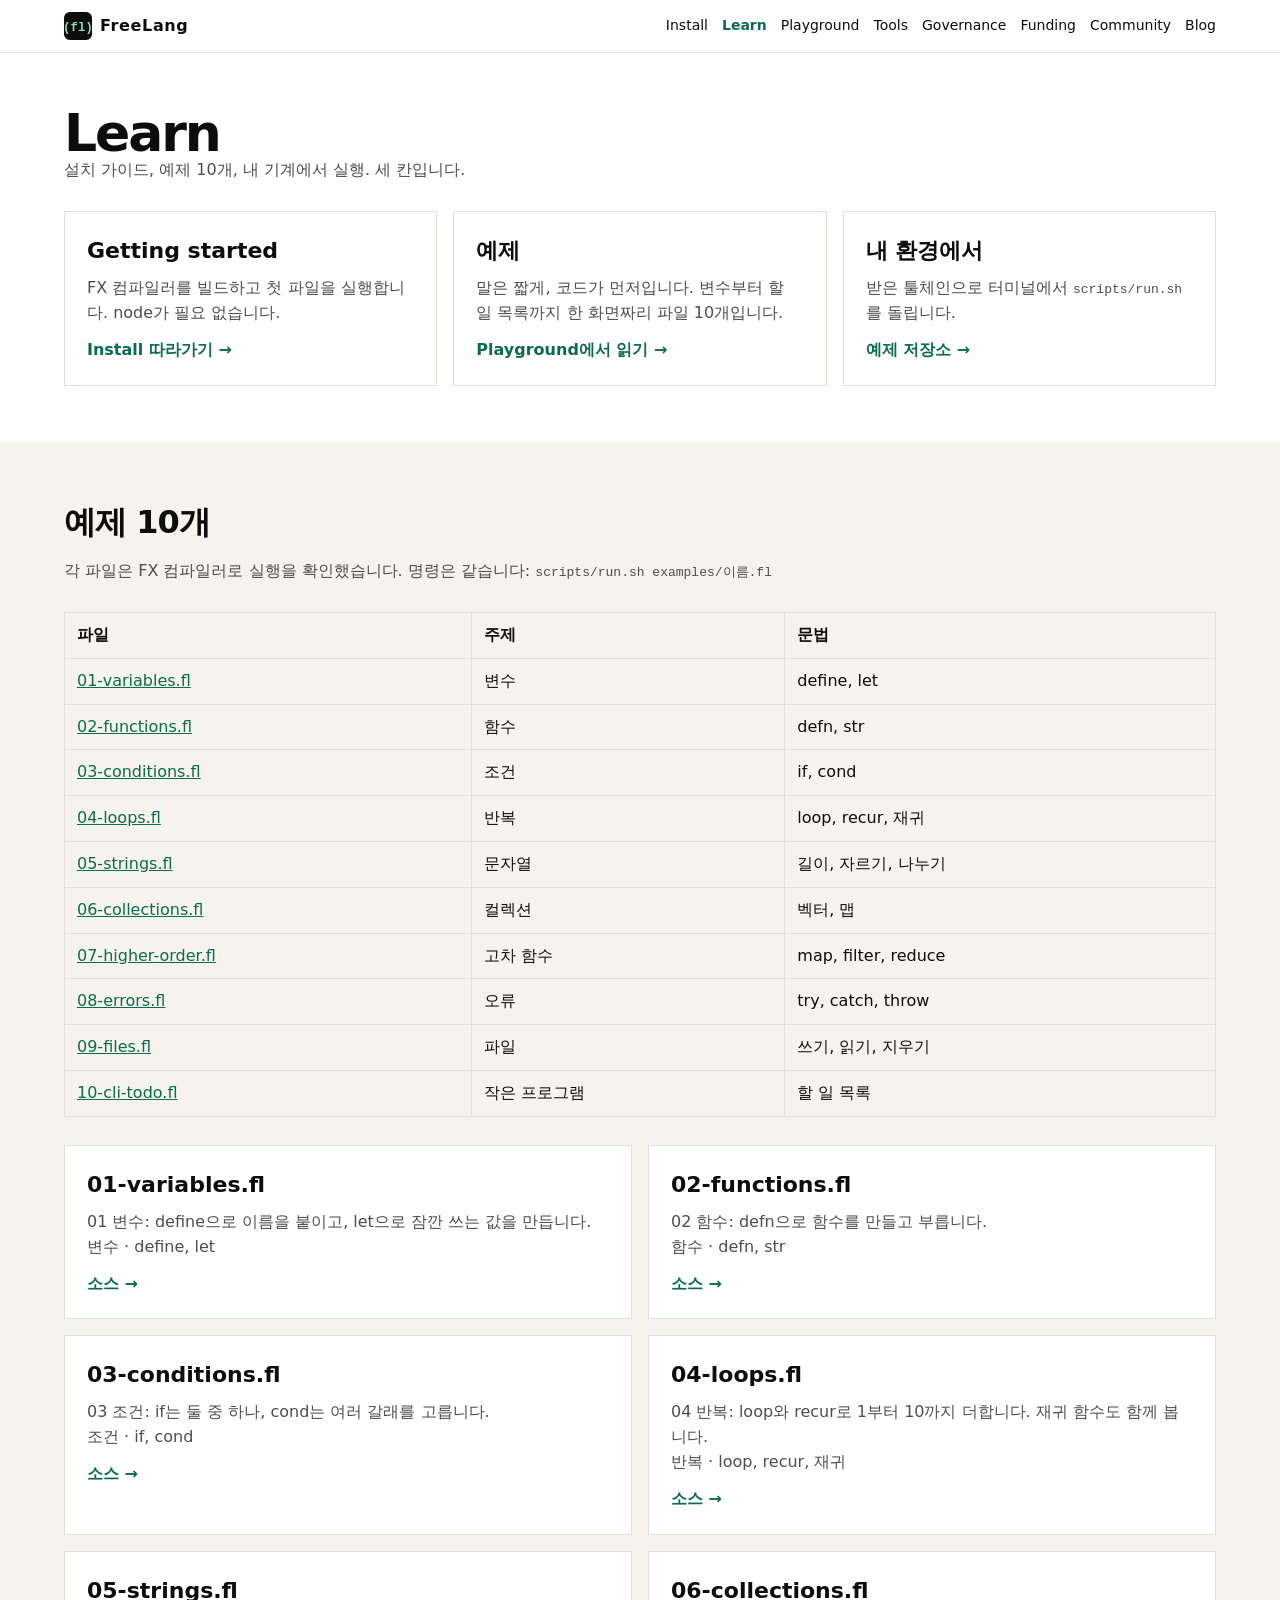
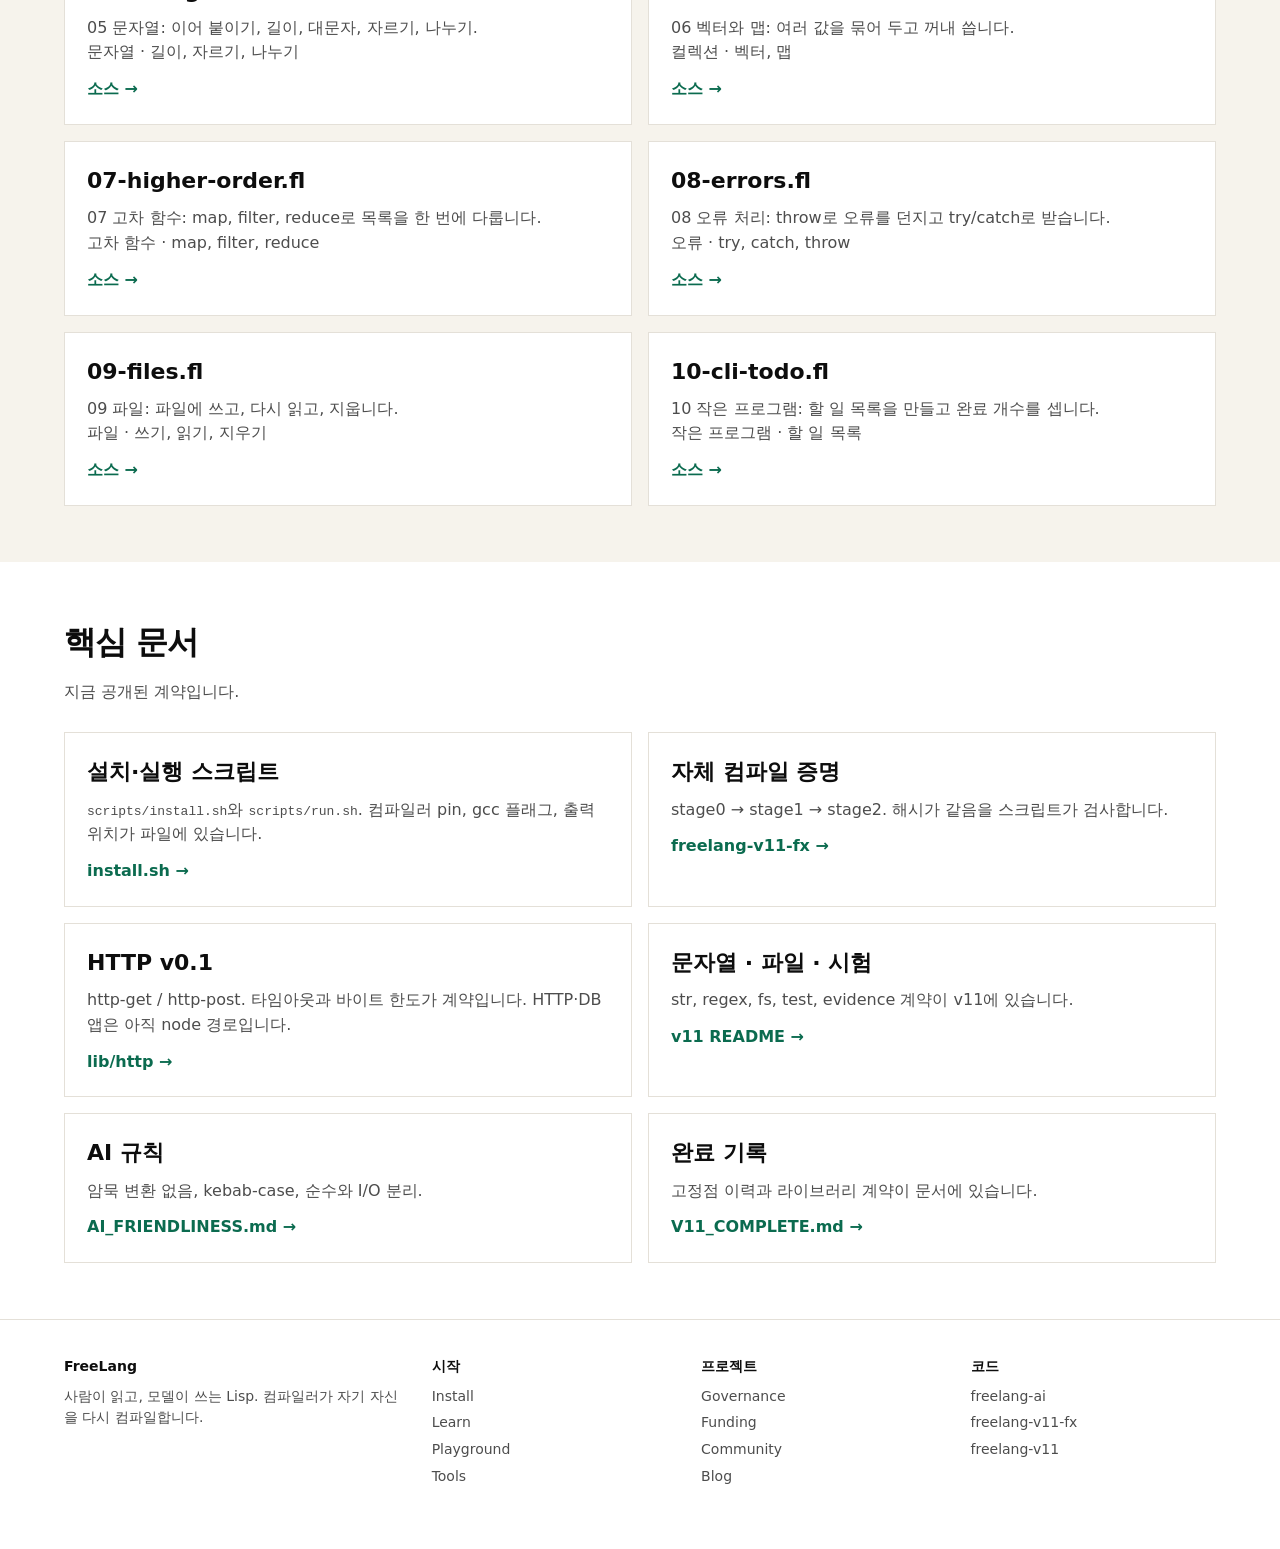
<file: docs/learn/index.html>
<!DOCTYPE html>
<html lang="ko">
<head>
<meta charset="utf-8">
<meta name="viewport" content="width=device-width, initial-scale=1">
<title>FreeLang · Learn</title>
<meta name="description" content="사람이 읽고, 모델이 쓰는 Lisp. 네이티브 컴파일러가 자기 자신을 컴파일합니다.">
<link rel="icon" href="../mark.svg">
<link rel="stylesheet" href="../site.css">
</head>
<body>
<header>
  <a class="brand" href="../">
    <svg width="28" height="28" viewBox="0 0 96 96" fill="none" aria-hidden="true"><rect width="96" height="96" rx="20" fill="#0d0d0d"/><text x="48" y="64" text-anchor="middle" font-family="ui-monospace,Menlo,monospace" font-size="42" font-weight="700" fill="#8be0b8">(fl)</text></svg>
    FreeLang
  </a>
  <nav>
        <a href="../install/">Install</a>
    <a class="on" href="../learn/">Learn</a>
    <a href="../playground/">Playground</a>
    <a href="../tools/">Tools</a>
    <a href="../governance/">Governance</a>
    <a href="../funding/">Funding</a>
    <a href="../community/">Community</a>
    <a href="../blog/">Blog</a>
  </nav>
</header>

<section>
  <div class="wrap">
    <h1 style="font-size:52px">Learn</h1>
    <p class="lead">설치 가이드, 예제 10개, 내 기계에서 실행. 세 칸입니다.</p>
    <div class="three">
      <article class="card">
        <h3>Getting started</h3>
        <p>FX 컴파일러를 빌드하고 첫 파일을 실행합니다. node가 필요 없습니다.</p>
        <a href="../install/">Install 따라가기 →</a>
      </article>
      <article class="card">
        <h3>예제</h3>
        <p>말은 짧게, 코드가 먼저입니다. 변수부터 할 일 목록까지 한 화면짜리 파일 10개입니다.</p>
        <a href="../playground/">Playground에서 읽기 →</a>
      </article>
      <article class="card">
        <h3>내 환경에서</h3>
        <p>받은 툴체인으로 터미널에서 <code>scripts/run.sh</code>를 돌립니다.</p>
        <a href="https://github.com/kimjindol2025/freelang-ai">예제 저장소 →</a>
      </article>
    </div>
  </div>
</section>
<section class="band">
  <div class="wrap">
    <h2>예제 10개</h2>
    <p class="lead">각 파일은 FX 컴파일러로 실행을 확인했습니다. 명령은 같습니다: <code>scripts/run.sh examples/이름.fl</code></p>
    <table><thead><tr><th>파일</th><th>주제</th><th>문법</th></tr></thead><tbody><tr><td><a href="https://github.com/kimjindol2025/freelang-ai/blob/main/examples/01-variables.fl">01-variables.fl</a></td><td>변수</td><td>define, let</td></tr><tr><td><a href="https://github.com/kimjindol2025/freelang-ai/blob/main/examples/02-functions.fl">02-functions.fl</a></td><td>함수</td><td>defn, str</td></tr><tr><td><a href="https://github.com/kimjindol2025/freelang-ai/blob/main/examples/03-conditions.fl">03-conditions.fl</a></td><td>조건</td><td>if, cond</td></tr><tr><td><a href="https://github.com/kimjindol2025/freelang-ai/blob/main/examples/04-loops.fl">04-loops.fl</a></td><td>반복</td><td>loop, recur, 재귀</td></tr><tr><td><a href="https://github.com/kimjindol2025/freelang-ai/blob/main/examples/05-strings.fl">05-strings.fl</a></td><td>문자열</td><td>길이, 자르기, 나누기</td></tr><tr><td><a href="https://github.com/kimjindol2025/freelang-ai/blob/main/examples/06-collections.fl">06-collections.fl</a></td><td>컬렉션</td><td>벡터, 맵</td></tr><tr><td><a href="https://github.com/kimjindol2025/freelang-ai/blob/main/examples/07-higher-order.fl">07-higher-order.fl</a></td><td>고차 함수</td><td>map, filter, reduce</td></tr><tr><td><a href="https://github.com/kimjindol2025/freelang-ai/blob/main/examples/08-errors.fl">08-errors.fl</a></td><td>오류</td><td>try, catch, throw</td></tr><tr><td><a href="https://github.com/kimjindol2025/freelang-ai/blob/main/examples/09-files.fl">09-files.fl</a></td><td>파일</td><td>쓰기, 읽기, 지우기</td></tr><tr><td><a href="https://github.com/kimjindol2025/freelang-ai/blob/main/examples/10-cli-todo.fl">10-cli-todo.fl</a></td><td>작은 프로그램</td><td>할 일 목록</td></tr></tbody></table>
    <div class="docs">
      <article class="card"><h3>01-variables.fl</h3><p>01 변수: define으로 이름을 붙이고, let으로 잠깐 쓰는 값을 만듭니다.</p><p>변수 · define, let</p><a href="https://github.com/kimjindol2025/freelang-ai/blob/main/examples/01-variables.fl">소스 →</a></article><article class="card"><h3>02-functions.fl</h3><p>02 함수: defn으로 함수를 만들고 부릅니다.</p><p>함수 · defn, str</p><a href="https://github.com/kimjindol2025/freelang-ai/blob/main/examples/02-functions.fl">소스 →</a></article><article class="card"><h3>03-conditions.fl</h3><p>03 조건: if는 둘 중 하나, cond는 여러 갈래를 고릅니다.</p><p>조건 · if, cond</p><a href="https://github.com/kimjindol2025/freelang-ai/blob/main/examples/03-conditions.fl">소스 →</a></article><article class="card"><h3>04-loops.fl</h3><p>04 반복: loop와 recur로 1부터 10까지 더합니다. 재귀 함수도 함께 봅니다.</p><p>반복 · loop, recur, 재귀</p><a href="https://github.com/kimjindol2025/freelang-ai/blob/main/examples/04-loops.fl">소스 →</a></article><article class="card"><h3>05-strings.fl</h3><p>05 문자열: 이어 붙이기, 길이, 대문자, 자르기, 나누기.</p><p>문자열 · 길이, 자르기, 나누기</p><a href="https://github.com/kimjindol2025/freelang-ai/blob/main/examples/05-strings.fl">소스 →</a></article><article class="card"><h3>06-collections.fl</h3><p>06 벡터와 맵: 여러 값을 묶어 두고 꺼내 씁니다.</p><p>컬렉션 · 벡터, 맵</p><a href="https://github.com/kimjindol2025/freelang-ai/blob/main/examples/06-collections.fl">소스 →</a></article><article class="card"><h3>07-higher-order.fl</h3><p>07 고차 함수: map, filter, reduce로 목록을 한 번에 다룹니다.</p><p>고차 함수 · map, filter, reduce</p><a href="https://github.com/kimjindol2025/freelang-ai/blob/main/examples/07-higher-order.fl">소스 →</a></article><article class="card"><h3>08-errors.fl</h3><p>08 오류 처리: throw로 오류를 던지고 try/catch로 받습니다.</p><p>오류 · try, catch, throw</p><a href="https://github.com/kimjindol2025/freelang-ai/blob/main/examples/08-errors.fl">소스 →</a></article><article class="card"><h3>09-files.fl</h3><p>09 파일: 파일에 쓰고, 다시 읽고, 지웁니다.</p><p>파일 · 쓰기, 읽기, 지우기</p><a href="https://github.com/kimjindol2025/freelang-ai/blob/main/examples/09-files.fl">소스 →</a></article><article class="card"><h3>10-cli-todo.fl</h3><p>10 작은 프로그램: 할 일 목록을 만들고 완료 개수를 셉니다.</p><p>작은 프로그램 · 할 일 목록</p><a href="https://github.com/kimjindol2025/freelang-ai/blob/main/examples/10-cli-todo.fl">소스 →</a></article>
    </div>
  </div>
</section>
<section>
  <div class="wrap">
    <h2>핵심 문서</h2>
    <p class="lead">지금 공개된 계약입니다.</p>
    <div class="docs">
      <article class="card"><h3>설치·실행 스크립트</h3><p><code>scripts/install.sh</code>와 <code>scripts/run.sh</code>. 컴파일러 pin, gcc 플래그, 출력 위치가 파일에 있습니다.</p>
        <a href="https://github.com/kimjindol2025/freelang-ai/blob/main/scripts/install.sh">install.sh →</a></article>
      <article class="card"><h3>자체 컴파일 증명</h3><p>stage0 → stage1 → stage2. 해시가 같음을 스크립트가 검사합니다.</p>
        <a href="https://github.com/kimjindol2025/freelang-v11-fx">freelang-v11-fx →</a></article>
      <article class="card"><h3>HTTP v0.1</h3><p>http-get / http-post. 타임아웃과 바이트 한도가 계약입니다. HTTP·DB 앱은 아직 node 경로입니다.</p>
        <a href="https://github.com/kimjindol2025/freelang-v11/blob/master/lib/http/README.md">lib/http →</a></article>
      <article class="card"><h3>문자열 · 파일 · 시험</h3><p>str, regex, fs, test, evidence 계약이 v11에 있습니다.</p>
        <a href="https://github.com/kimjindol2025/freelang-v11/blob/master/README.md">v11 README →</a></article>
      <article class="card"><h3>AI 규칙</h3><p>암묵 변환 없음, kebab-case, 순수와 I/O 분리.</p>
        <a href="https://github.com/kimjindol2025/freelang-v11/blob/master/docs/AI_FRIENDLINESS.md">AI_FRIENDLINESS.md →</a></article>
      <article class="card"><h3>완료 기록</h3><p>고정점 이력과 라이브러리 계약이 문서에 있습니다.</p>
        <a href="https://github.com/kimjindol2025/freelang-v11/blob/master/docs/V11_COMPLETE.md">V11_COMPLETE.md →</a></article>
    </div>
  </div>
</section>

<footer>
  <div class="wrap">
    <div><strong>FreeLang</strong>사람이 읽고, 모델이 쓰는 Lisp. 컴파일러가 자기 자신을 다시 컴파일합니다.</div>
    <div><strong>시작</strong>
      <a href="../install/">Install</a>
      <a href="../learn/">Learn</a>
      <a href="../playground/">Playground</a>
      <a href="../tools/">Tools</a>
    </div>
    <div><strong>프로젝트</strong>
      <a href="../governance/">Governance</a>
      <a href="../funding/">Funding</a>
      <a href="../community/">Community</a>
      <a href="../blog/">Blog</a>
    </div>
    <div><strong>코드</strong>
      <a href="https://github.com/kimjindol2025/freelang-ai">freelang-ai</a>
      <a href="https://github.com/kimjindol2025/freelang-v11-fx">freelang-v11-fx</a>
      <a href="https://github.com/kimjindol2025/freelang-v11">freelang-v11</a>
    </div>
  </div>
</footer>
</body></html>
</file>
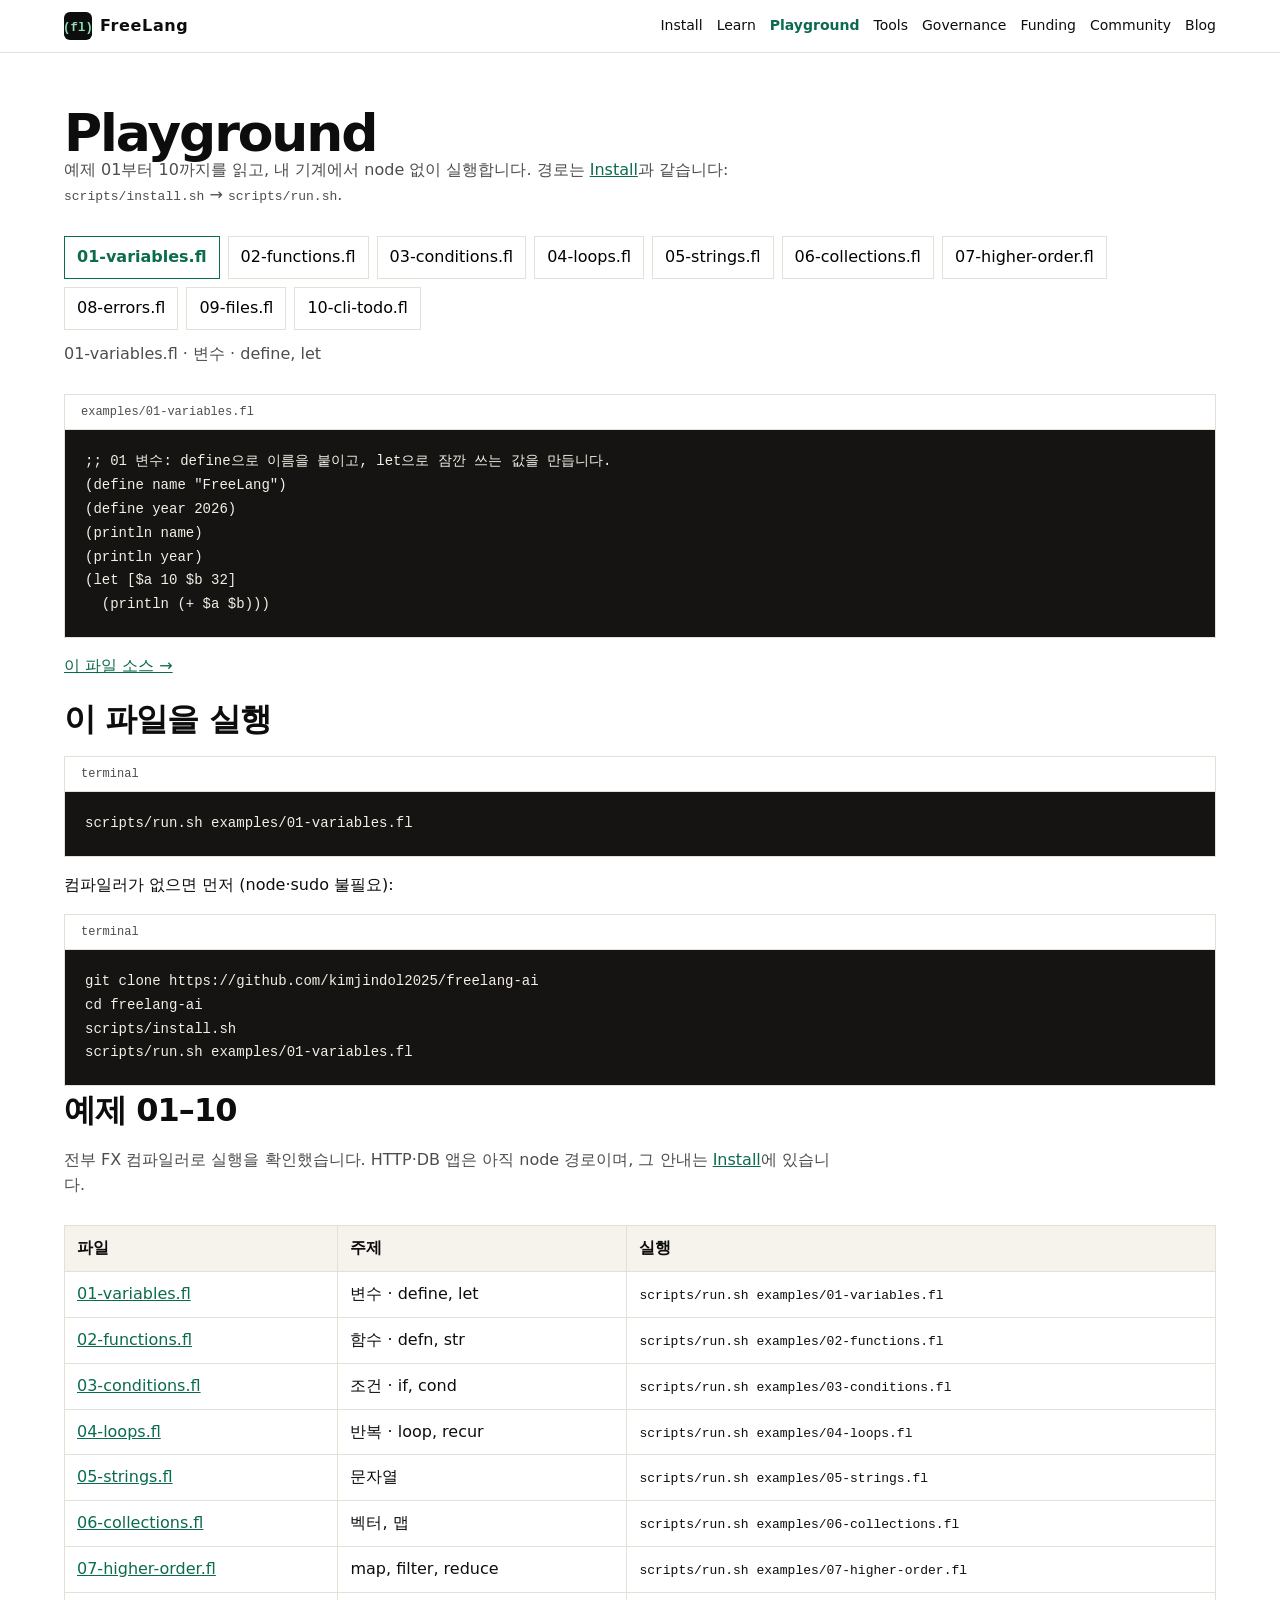
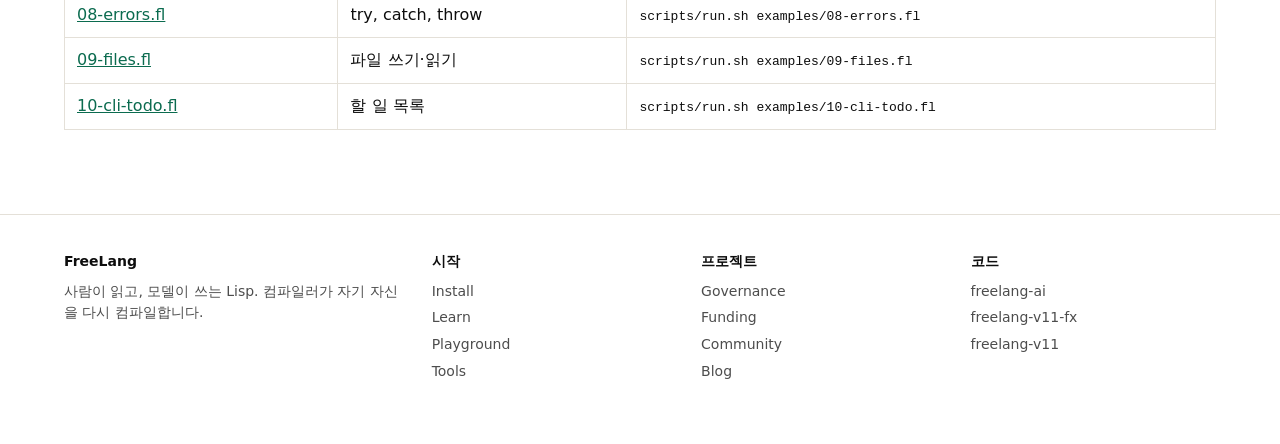
<file: docs/playground/index.html>
<!DOCTYPE html>
<html lang="ko">
<head>
<meta charset="utf-8">
<meta name="viewport" content="width=device-width, initial-scale=1">
<title>FreeLang · Playground</title>
<meta name="description" content="사람이 읽고, 모델이 쓰는 Lisp. 네이티브 컴파일러가 자기 자신을 컴파일합니다.">
<link rel="icon" href="../mark.svg">
<link rel="stylesheet" href="../site.css">
</head>
<body>
<header>
  <a class="brand" href="../">
    <svg width="28" height="28" viewBox="0 0 96 96" fill="none" aria-hidden="true"><rect width="96" height="96" rx="20" fill="#0d0d0d"/><text x="48" y="64" text-anchor="middle" font-family="ui-monospace,Menlo,monospace" font-size="42" font-weight="700" fill="#8be0b8">(fl)</text></svg>
    FreeLang
  </a>
  <nav>
        <a href="../install/">Install</a>
    <a href="../learn/">Learn</a>
    <a class="on" href="../playground/">Playground</a>
    <a href="../tools/">Tools</a>
    <a href="../governance/">Governance</a>
    <a href="../funding/">Funding</a>
    <a href="../community/">Community</a>
    <a href="../blog/">Blog</a>
  </nav>
</header>

<section>
  <div class="wrap">
    <h1 style="font-size:52px">Playground</h1>
    <p class="lead">예제 01부터 10까지를 읽고, 내 기계에서 node 없이 실행합니다. 경로는 <a href="../install/">Install</a>과 같습니다: <code>scripts/install.sh</code> → <code>scripts/run.sh</code>.</p>
    <div class="tabs" id="tabs">
      <button class="on" data-k="01-variables.fl">01-variables.fl</button><button class="" data-k="02-functions.fl">02-functions.fl</button><button class="" data-k="03-conditions.fl">03-conditions.fl</button><button class="" data-k="04-loops.fl">04-loops.fl</button><button class="" data-k="05-strings.fl">05-strings.fl</button><button class="" data-k="06-collections.fl">06-collections.fl</button><button class="" data-k="07-higher-order.fl">07-higher-order.fl</button><button class="" data-k="08-errors.fl">08-errors.fl</button><button class="" data-k="09-files.fl">09-files.fl</button><button class="" data-k="10-cli-todo.fl">10-cli-todo.fl</button>
    </div>
    <p id="meta" class="lead">01-variables.fl · 변수 · define, let</p>
    <div class="panel"><div class="cap" id="cap">examples/01-variables.fl</div>
      <pre id="code">;; 01 변수: define으로 이름을 붙이고, let으로 잠깐 쓰는 값을 만듭니다.
(define name &quot;FreeLang&quot;)
(define year 2026)
(println name)
(println year)
(let [$a 10 $b 32]
  (println (+ $a $b)))
</pre>
    </div>
    <p><a id="src" href="https://github.com/kimjindol2025/freelang-ai/blob/main/examples/01-variables.fl">이 파일 소스 →</a></p>
    <h2>이 파일을 실행</h2>
    <div class="panel"><div class="cap">terminal</div>
<pre id="cmd">scripts/run.sh examples/01-variables.fl</pre></div>
    <p>컴파일러가 없으면 먼저 (node·sudo 불필요):</p>
    <div class="panel"><div class="cap">terminal</div>
<pre>git clone https://github.com/kimjindol2025/freelang-ai
cd freelang-ai
scripts/install.sh
scripts/run.sh examples/01-variables.fl</pre></div>
    <h2>예제 01–10</h2>
    <p class="lead">전부 FX 컴파일러로 실행을 확인했습니다. HTTP·DB 앱은 아직 node 경로이며, 그 안내는 <a href="../install/">Install</a>에 있습니다.</p>
    <table><thead><tr><th>파일</th><th>주제</th><th>실행</th></tr></thead><tbody>
      <tr><td><a href="https://github.com/kimjindol2025/freelang-ai/blob/main/examples/01-variables.fl">01-variables.fl</a></td><td>변수 · define, let</td><td><code>scripts/run.sh examples/01-variables.fl</code></td></tr>
      <tr><td><a href="https://github.com/kimjindol2025/freelang-ai/blob/main/examples/02-functions.fl">02-functions.fl</a></td><td>함수 · defn, str</td><td><code>scripts/run.sh examples/02-functions.fl</code></td></tr>
      <tr><td><a href="https://github.com/kimjindol2025/freelang-ai/blob/main/examples/03-conditions.fl">03-conditions.fl</a></td><td>조건 · if, cond</td><td><code>scripts/run.sh examples/03-conditions.fl</code></td></tr>
      <tr><td><a href="https://github.com/kimjindol2025/freelang-ai/blob/main/examples/04-loops.fl">04-loops.fl</a></td><td>반복 · loop, recur</td><td><code>scripts/run.sh examples/04-loops.fl</code></td></tr>
      <tr><td><a href="https://github.com/kimjindol2025/freelang-ai/blob/main/examples/05-strings.fl">05-strings.fl</a></td><td>문자열</td><td><code>scripts/run.sh examples/05-strings.fl</code></td></tr>
      <tr><td><a href="https://github.com/kimjindol2025/freelang-ai/blob/main/examples/06-collections.fl">06-collections.fl</a></td><td>벡터, 맵</td><td><code>scripts/run.sh examples/06-collections.fl</code></td></tr>
      <tr><td><a href="https://github.com/kimjindol2025/freelang-ai/blob/main/examples/07-higher-order.fl">07-higher-order.fl</a></td><td>map, filter, reduce</td><td><code>scripts/run.sh examples/07-higher-order.fl</code></td></tr>
      <tr><td><a href="https://github.com/kimjindol2025/freelang-ai/blob/main/examples/08-errors.fl">08-errors.fl</a></td><td>try, catch, throw</td><td><code>scripts/run.sh examples/08-errors.fl</code></td></tr>
      <tr><td><a href="https://github.com/kimjindol2025/freelang-ai/blob/main/examples/09-files.fl">09-files.fl</a></td><td>파일 쓰기·읽기</td><td><code>scripts/run.sh examples/09-files.fl</code></td></tr>
      <tr><td><a href="https://github.com/kimjindol2025/freelang-ai/blob/main/examples/10-cli-todo.fl">10-cli-todo.fl</a></td><td>할 일 목록</td><td><code>scripts/run.sh examples/10-cli-todo.fl</code></td></tr>
    </tbody></table>
  </div>
</section>
<script>
const SRC = {'01-variables.fl': ';; 01 변수: define으로 이름을 붙이고, let으로 잠깐 쓰는 값을 만듭니다.\n(define name "FreeLang")\n(define year 2026)\n(println name)\n(println year)\n(let [$a 10 $b 32]\n  (println (+ $a $b)))\n','02-functions.fl': ';; 02 함수: defn으로 함수를 만들고 부릅니다.\n(defn square [$n] (* $n $n))\n(defn greet [$who] (str "안녕하세요, " $who "!"))\n(println (square 7))\n(println (greet "FreeLang"))\n','03-conditions.fl': ';; 03 조건: if는 둘 중 하나, cond는 여러 갈래를 고릅니다.\n(defn sign [$n]\n  (cond\n    (< $n 0) "음수"\n    (= $n 0) "영"\n    true     "양수"))\n(println (if (> 3 2) "크다" "작다"))\n(println (sign -5))\n(println (sign 0))\n(println (sign 9))\n','04-loops.fl': ';; 04 반복: loop와 recur로 1부터 10까지 더합니다. 재귀 함수도 함께 봅니다.\n(defn sum-to [$n]\n  (loop [$i 1 $acc 0]\n    (if (> $i $n)\n      $acc\n      (recur (+ $i 1) (+ $acc $i)))))\n(defn fib [$n]\n  (if (< $n 2) $n (+ (fib (- $n 1)) (fib (- $n 2)))))\n(println (sum-to 10))\n(println (fib 20))\n','05-strings.fl': ';; 05 문자열: 이어 붙이기, 길이, 대문자, 자르기, 나누기.\n(define s "hello freelang")\n(println (str s " !"))\n(println (str-length s))\n(println (str-to-upper s))\n(println (str-slice s 0 5))\n(println (str-includes s "free"))\n(println (str-split "a,b,c" ","))\n','06-collections.fl': ';; 06 벡터와 맵: 여러 값을 묶어 두고 꺼내 씁니다.\n(define nums [10 20 30])\n(println (length nums))\n(println (nth nums 1))\n(println (first nums))\n(define user {"name" "Kim" "lang" "FreeLang"})\n(println (get user "name"))\n(println (get (assoc user "lang" "FL") "lang"))\n','07-higher-order.fl': ';; 07 고차 함수: map, filter, reduce로 목록을 한 번에 다룹니다.\n(define nums [1 2 3 4 5 6])\n(println (map (fn [$x] (* $x $x)) nums))\n(println (filter (fn [$x] (= (% $x 2) 0)) nums))\n(println (reduce (fn [$acc $x] (+ $acc $x)) 0 nums))\n','08-errors.fl': ';; 08 오류 처리: throw로 오류를 던지고 try/catch로 받습니다.\n(defn safe-div [$a $b]\n  (if (= $b 0) (throw "0으로 나눌 수 없어요") (/ $a $b)))\n(println (try (safe-div 10 2) (catch $e (str "오류: " $e))))\n(println (try (safe-div 1 0) (catch $e (str "오류: " $e))))\n','09-files.fl': ';; 09 파일: 파일에 쓰고, 다시 읽고, 지웁니다.\n(define path "/tmp/freelang-example.txt")\n(file-write path "FreeLang이 쓴 파일입니다")\n(println (file-exists? path))\n(println (file-read path))\n(file-delete path)\n(println (file-exists? path))\n','10-cli-todo.fl': ';; 10 작은 프로그램: 할 일 목록을 만들고 완료 개수를 셉니다.\n(define todos [{"title" "언어 배우기" "done" true}\n               {"title" "예제 돌리기" "done" true}\n               {"title" "내 프로그램 만들기" "done" false}])\n(defn show [$t]\n  (println (str (if (get $t "done") "[x] " "[ ] ") (get $t "title"))))\n(map show todos)\n(define done (length (filter (fn [$t] (get $t "done")) todos)))\n(println (str "완료 " done " / " (length todos)))\n'};
const META = {'01-variables.fl': '변수' + " · " + 'define, let', '02-functions.fl': '함수' + " · " + 'defn, str', '03-conditions.fl': '조건' + " · " + 'if, cond', '04-loops.fl': '반복' + " · " + 'loop, recur, 재귀', '05-strings.fl': '문자열' + " · " + '길이, 자르기, 나누기', '06-collections.fl': '컬렉션' + " · " + '벡터, 맵', '07-higher-order.fl': '고차 함수' + " · " + 'map, filter, reduce', '08-errors.fl': '오류' + " · " + 'try, catch, throw', '09-files.fl': '파일' + " · " + '쓰기, 읽기, 지우기', '10-cli-todo.fl': '작은 프로그램' + " · " + '할 일 목록'};
const tabs = document.getElementById("tabs");
const code = document.getElementById("code");
const cap = document.getElementById("cap");
const cmd = document.getElementById("cmd");
const meta = document.getElementById("meta");
const src = document.getElementById("src");
tabs.addEventListener("click", (e) => {
  const b = e.target.closest("button");
  if (!b) return;
  tabs.querySelectorAll("button").forEach(x => x.classList.toggle("on", x === b));
  const k = b.dataset.k;
  code.textContent = SRC[k];
  cap.textContent = "examples/" + k;
  cmd.textContent = "scripts/run.sh examples/" + k;
  meta.textContent = k + " · " + META[k];
  src.href = "https://github.com/kimjindol2025/freelang-ai/blob/main/examples/" + k;
});
</script>

<footer>
  <div class="wrap">
    <div><strong>FreeLang</strong>사람이 읽고, 모델이 쓰는 Lisp. 컴파일러가 자기 자신을 다시 컴파일합니다.</div>
    <div><strong>시작</strong>
      <a href="../install/">Install</a>
      <a href="../learn/">Learn</a>
      <a href="../playground/">Playground</a>
      <a href="../tools/">Tools</a>
    </div>
    <div><strong>프로젝트</strong>
      <a href="../governance/">Governance</a>
      <a href="../funding/">Funding</a>
      <a href="../community/">Community</a>
      <a href="../blog/">Blog</a>
    </div>
    <div><strong>코드</strong>
      <a href="https://github.com/kimjindol2025/freelang-ai">freelang-ai</a>
      <a href="https://github.com/kimjindol2025/freelang-v11-fx">freelang-v11-fx</a>
      <a href="https://github.com/kimjindol2025/freelang-v11">freelang-v11</a>
    </div>
  </div>
</footer>
</body></html>
</file>
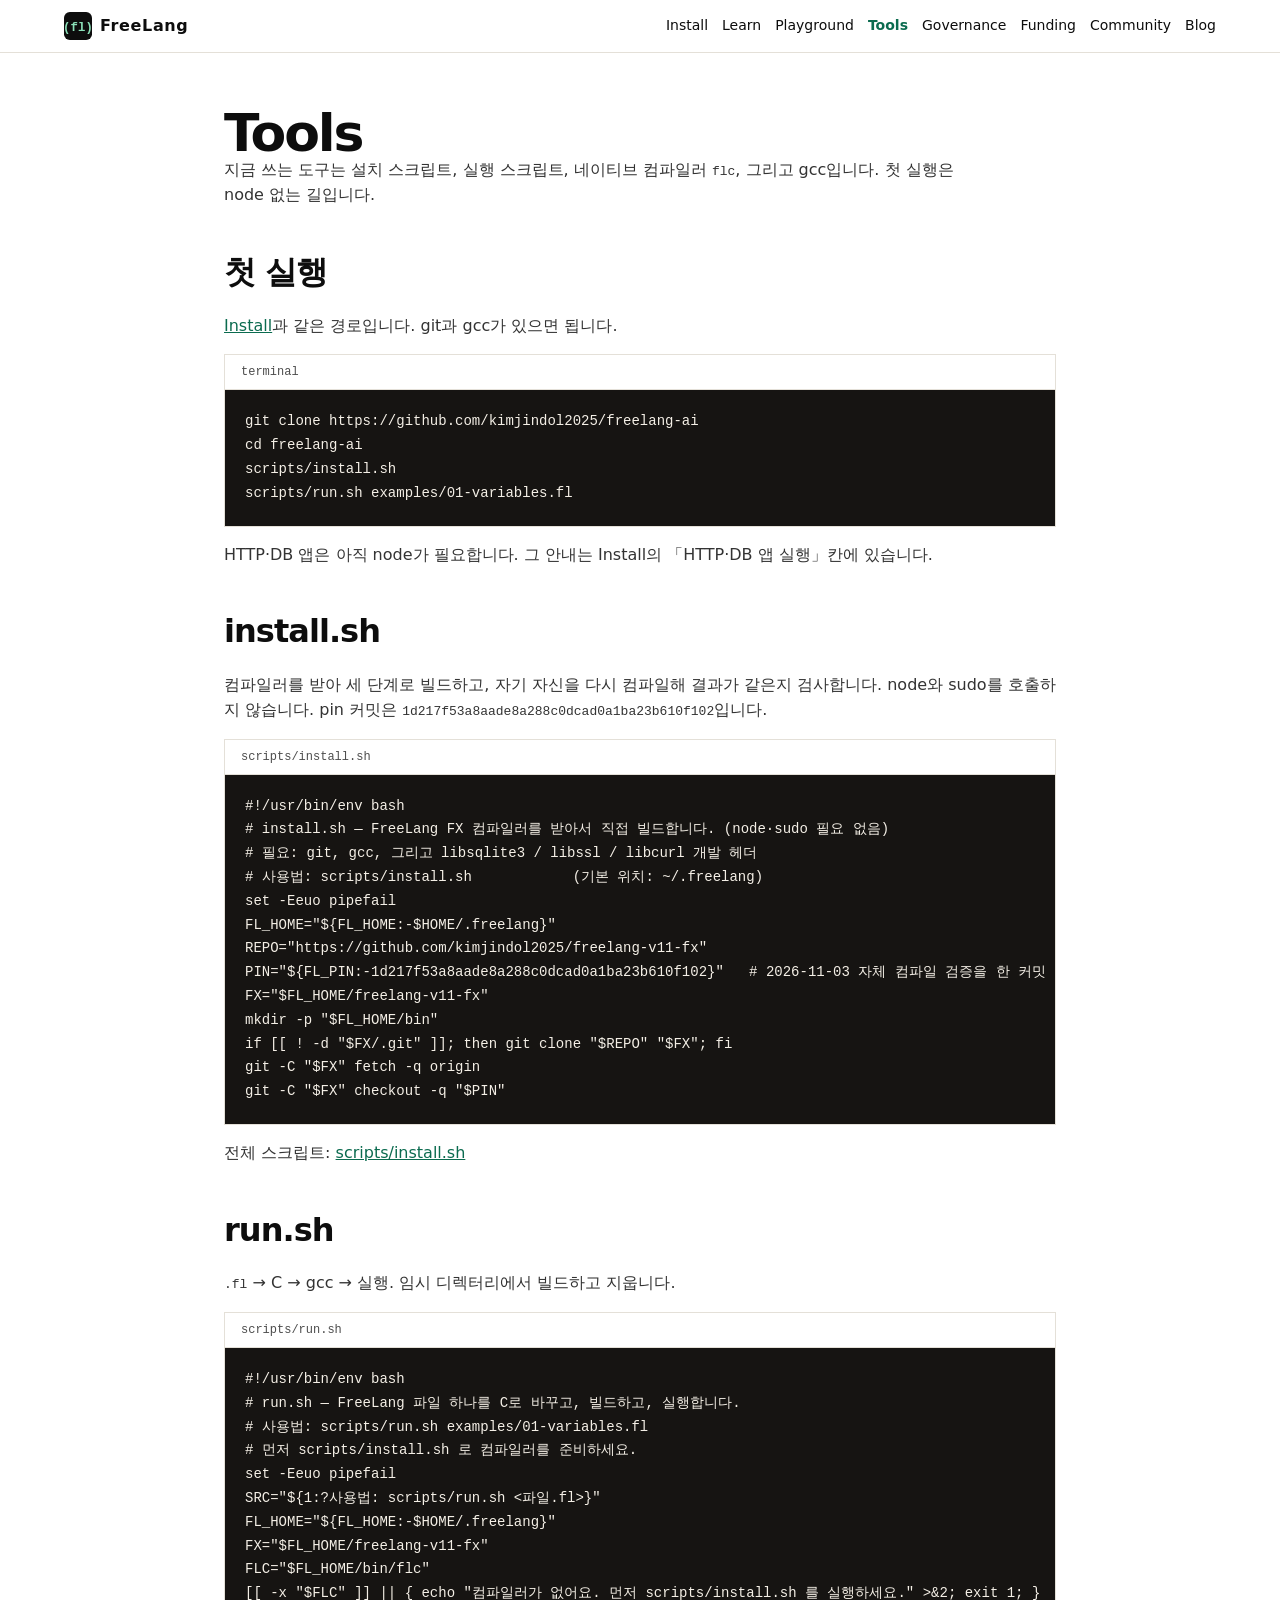
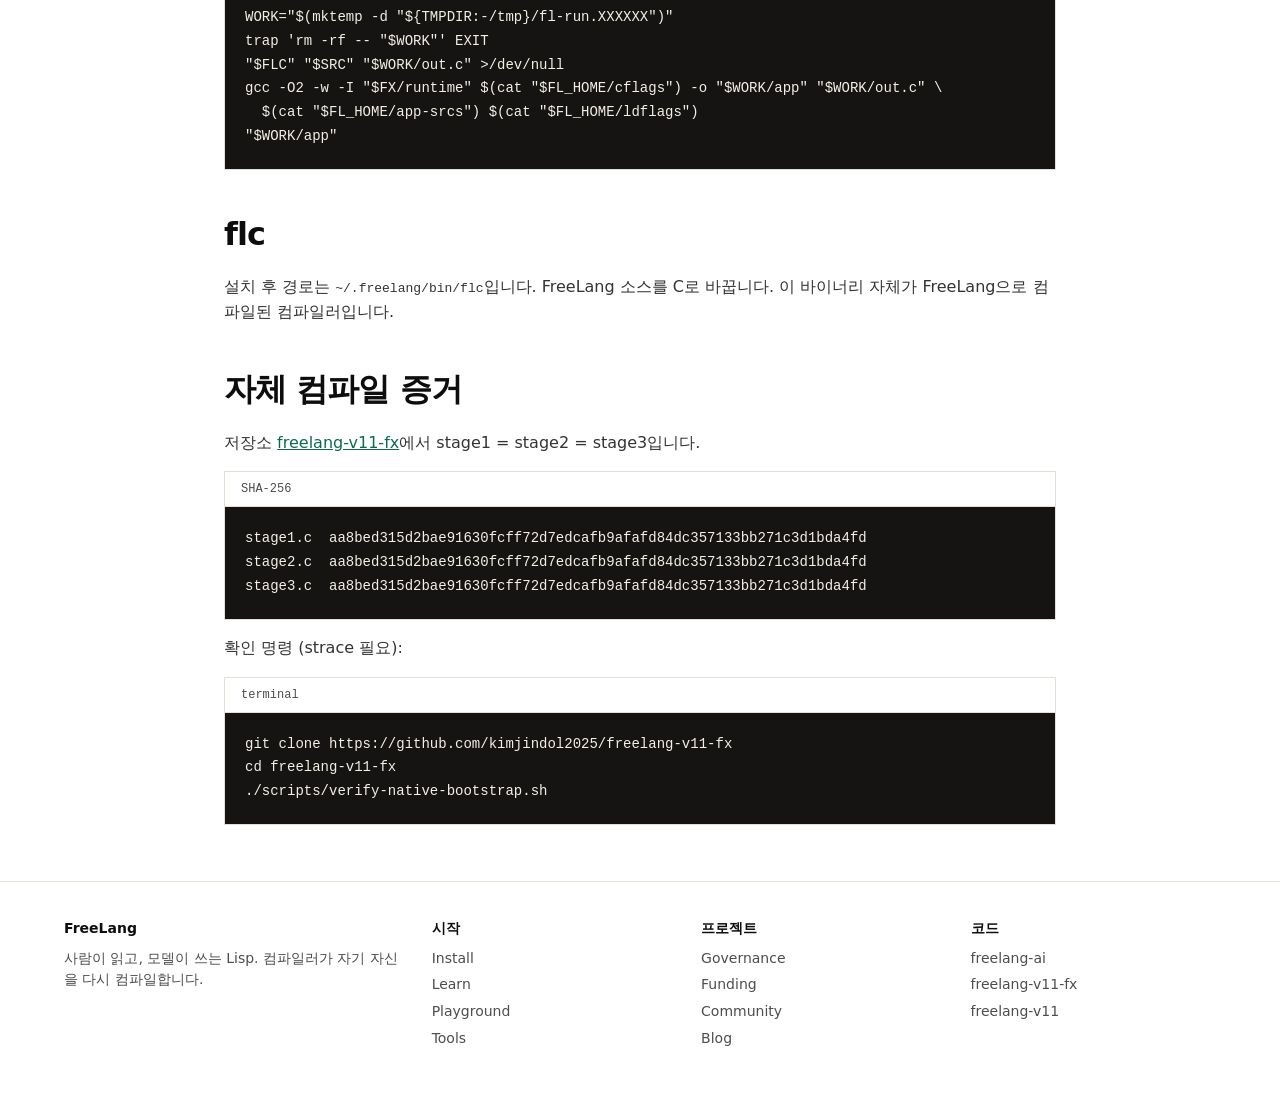
<file: docs/tools/index.html>
<!DOCTYPE html>
<html lang="ko">
<head>
<meta charset="utf-8">
<meta name="viewport" content="width=device-width, initial-scale=1">
<title>FreeLang · Tools</title>
<meta name="description" content="사람이 읽고, 모델이 쓰는 Lisp. 네이티브 컴파일러가 자기 자신을 컴파일합니다.">
<link rel="icon" href="../mark.svg">
<link rel="stylesheet" href="../site.css">
</head>
<body>
<header>
  <a class="brand" href="../">
    <svg width="28" height="28" viewBox="0 0 96 96" fill="none" aria-hidden="true"><rect width="96" height="96" rx="20" fill="#0d0d0d"/><text x="48" y="64" text-anchor="middle" font-family="ui-monospace,Menlo,monospace" font-size="42" font-weight="700" fill="#8be0b8">(fl)</text></svg>
    FreeLang
  </a>
  <nav>
        <a href="../install/">Install</a>
    <a href="../learn/">Learn</a>
    <a href="../playground/">Playground</a>
    <a class="on" href="../tools/">Tools</a>
    <a href="../governance/">Governance</a>
    <a href="../funding/">Funding</a>
    <a href="../community/">Community</a>
    <a href="../blog/">Blog</a>
  </nav>
</header>

<section>
  <div class="wrap prose">
    <h1 style="font-size:52px">Tools</h1>
    <p class="lead">지금 쓰는 도구는 설치 스크립트, 실행 스크립트, 네이티브 컴파일러 <code>flc</code>, 그리고 gcc입니다. 첫 실행은 node 없는 길입니다.</p>

    <h2>첫 실행</h2>
    <p><a href="../install/">Install</a>과 같은 경로입니다. git과 gcc가 있으면 됩니다.</p>
    <div class="panel"><div class="cap">terminal</div>
<pre>git clone https://github.com/kimjindol2025/freelang-ai
cd freelang-ai
scripts/install.sh
scripts/run.sh examples/01-variables.fl</pre></div>
    <p>HTTP·DB 앱은 아직 node가 필요합니다. 그 안내는 Install의 「HTTP·DB 앱 실행」칸에 있습니다.</p>

    <h2>install.sh</h2>
    <p>컴파일러를 받아 세 단계로 빌드하고, 자기 자신을 다시 컴파일해 결과가 같은지 검사합니다. node와 sudo를 호출하지 않습니다. pin 커밋은 <code>1d217f53a8aade8a288c0dcad0a1ba23b610f102</code>입니다.</p>
    <div class="panel"><div class="cap">scripts/install.sh</div>
<pre>#!/usr/bin/env bash
# install.sh — FreeLang FX 컴파일러를 받아서 직접 빌드합니다. (node·sudo 필요 없음)
# 필요: git, gcc, 그리고 libsqlite3 / libssl / libcurl 개발 헤더
# 사용법: scripts/install.sh            (기본 위치: ~/.freelang)
set -Eeuo pipefail
FL_HOME=&quot;${FL_HOME:-$HOME/.freelang}&quot;
REPO=&quot;https://github.com/kimjindol2025/freelang-v11-fx&quot;
PIN=&quot;${FL_PIN:-1d217f53a8aade8a288c0dcad0a1ba23b610f102}&quot;   # 2026-11-03 자체 컴파일 검증을 한 커밋
FX=&quot;$FL_HOME/freelang-v11-fx&quot;
mkdir -p &quot;$FL_HOME/bin&quot;
if [[ ! -d &quot;$FX/.git&quot; ]]; then git clone &quot;$REPO&quot; &quot;$FX&quot;; fi
git -C &quot;$FX&quot; fetch -q origin
git -C &quot;$FX&quot; checkout -q &quot;$PIN&quot;
</pre></div>
    <p>전체 스크립트: <a href="https://github.com/kimjindol2025/freelang-ai/blob/main/scripts/install.sh">scripts/install.sh</a></p>

    <h2>run.sh</h2>
    <p><code>.fl</code> → C → gcc → 실행. 임시 디렉터리에서 빌드하고 지웁니다.</p>
    <div class="panel"><div class="cap">scripts/run.sh</div>
<pre>#!/usr/bin/env bash
# run.sh — FreeLang 파일 하나를 C로 바꾸고, 빌드하고, 실행합니다.
# 사용법: scripts/run.sh examples/01-variables.fl
# 먼저 scripts/install.sh 로 컴파일러를 준비하세요.
set -Eeuo pipefail
SRC=&quot;${1:?사용법: scripts/run.sh &lt;파일.fl&gt;}&quot;
FL_HOME=&quot;${FL_HOME:-$HOME/.freelang}&quot;
FX=&quot;$FL_HOME/freelang-v11-fx&quot;
FLC=&quot;$FL_HOME/bin/flc&quot;
[[ -x &quot;$FLC&quot; ]] || { echo &quot;컴파일러가 없어요. 먼저 scripts/install.sh 를 실행하세요.&quot; &gt;&amp;2; exit 1; }
WORK=&quot;$(mktemp -d &quot;${TMPDIR:-/tmp}/fl-run.XXXXXX&quot;)&quot;
trap &#x27;rm -rf -- &quot;$WORK&quot;&#x27; EXIT
&quot;$FLC&quot; &quot;$SRC&quot; &quot;$WORK/out.c&quot; &gt;/dev/null
gcc -O2 -w -I &quot;$FX/runtime&quot; $(cat &quot;$FL_HOME/cflags&quot;) -o &quot;$WORK/app&quot; &quot;$WORK/out.c&quot; \
  $(cat &quot;$FL_HOME/app-srcs&quot;) $(cat &quot;$FL_HOME/ldflags&quot;)
&quot;$WORK/app&quot;
</pre></div>

    <h2>flc</h2>
    <p>설치 후 경로는 <code>~/.freelang/bin/flc</code>입니다. FreeLang 소스를 C로 바꿉니다. 이 바이너리 자체가 FreeLang으로 컴파일된 컴파일러입니다.</p>

    <h2>자체 컴파일 증거</h2>
    <p>저장소 <a href="https://github.com/kimjindol2025/freelang-v11-fx">freelang-v11-fx</a>에서 stage1 = stage2 = stage3입니다.</p>
    <div class="panel"><div class="cap">SHA-256</div>
<pre>stage1.c  aa8bed315d2bae91630fcff72d7edcafb9afafd84dc357133bb271c3d1bda4fd
stage2.c  aa8bed315d2bae91630fcff72d7edcafb9afafd84dc357133bb271c3d1bda4fd
stage3.c  aa8bed315d2bae91630fcff72d7edcafb9afafd84dc357133bb271c3d1bda4fd</pre></div>
    <p>확인 명령 (strace 필요):</p>
    <div class="panel"><div class="cap">terminal</div>
<pre>git clone https://github.com/kimjindol2025/freelang-v11-fx
cd freelang-v11-fx
./scripts/verify-native-bootstrap.sh</pre></div>
  </div>
</section>

<footer>
  <div class="wrap">
    <div><strong>FreeLang</strong>사람이 읽고, 모델이 쓰는 Lisp. 컴파일러가 자기 자신을 다시 컴파일합니다.</div>
    <div><strong>시작</strong>
      <a href="../install/">Install</a>
      <a href="../learn/">Learn</a>
      <a href="../playground/">Playground</a>
      <a href="../tools/">Tools</a>
    </div>
    <div><strong>프로젝트</strong>
      <a href="../governance/">Governance</a>
      <a href="../funding/">Funding</a>
      <a href="../community/">Community</a>
      <a href="../blog/">Blog</a>
    </div>
    <div><strong>코드</strong>
      <a href="https://github.com/kimjindol2025/freelang-ai">freelang-ai</a>
      <a href="https://github.com/kimjindol2025/freelang-v11-fx">freelang-v11-fx</a>
      <a href="https://github.com/kimjindol2025/freelang-v11">freelang-v11</a>
    </div>
  </div>
</footer>
</body></html>
</file>
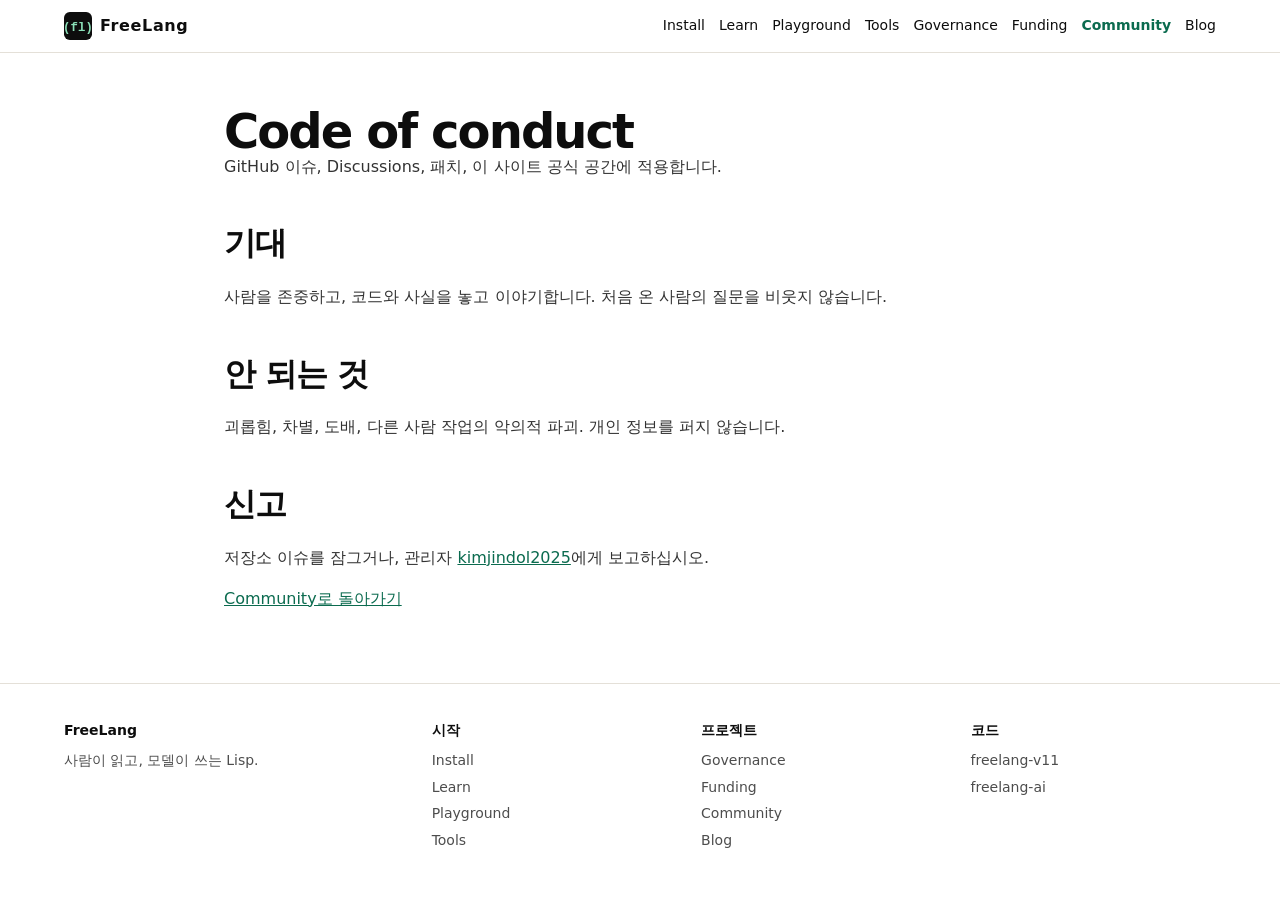
<file: docs/policies/code-of-conduct/index.html>
<!DOCTYPE html>
<html lang="ko">
<head>
<meta charset="utf-8">
<meta name="viewport" content="width=device-width, initial-scale=1">
<title>FreeLang · Code of conduct</title>
<link rel="icon" href="../../mark.svg">
<link rel="stylesheet" href="../../site.css">
</head>
<body>
<header>
  <a class="brand" href="../../">
    <svg width="28" height="28" viewBox="0 0 96 96" fill="none" aria-hidden="true"><rect width="96" height="96" rx="20" fill="#0d0d0d"/><text x="48" y="64" text-anchor="middle" font-family="ui-monospace,Menlo,monospace" font-size="42" font-weight="700" fill="#8be0b8">(fl)</text></svg>
    FreeLang
  </a>
  <nav>
    <a href="../../install/">Install</a>
    <a href="../../learn/">Learn</a>
    <a href="../../playground/">Playground</a>
    <a href="../../tools/">Tools</a>
    <a href="../../governance/">Governance</a>
    <a href="../../funding/">Funding</a>
    <a class="on" href="../../community/">Community</a>
    <a href="../../blog/">Blog</a>
  </nav>
</header>
<section>
  <div class="wrap prose">
    <h1 style="font-size:48px">Code of conduct</h1>
    <p class="lead">GitHub 이슈, Discussions, 패치, 이 사이트 공식 공간에 적용합니다.</p>
    <h2>기대</h2>
    <p>사람을 존중하고, 코드와 사실을 놓고 이야기합니다. 처음 온 사람의 질문을 비웃지 않습니다.</p>
    <h2>안 되는 것</h2>
    <p>괴롭힘, 차별, 도배, 다른 사람 작업의 악의적 파괴. 개인 정보를 퍼지 않습니다.</p>
    <h2>신고</h2>
    <p>저장소 이슈를 잠그거나, 관리자 <a href="https://github.com/kimjindol2025">kimjindol2025</a>에게 보고하십시오.</p>
    <p><a href="../../community/">Community로 돌아가기</a></p>
  </div>
</section>
<footer>
  <div class="wrap">
    <div><strong>FreeLang</strong>사람이 읽고, 모델이 쓰는 Lisp.</div>
    <div><strong>시작</strong>
      <a href="../../install/">Install</a>
      <a href="../../learn/">Learn</a>
      <a href="../../playground/">Playground</a>
      <a href="../../tools/">Tools</a>
    </div>
    <div><strong>프로젝트</strong>
      <a href="../../governance/">Governance</a>
      <a href="../../funding/">Funding</a>
      <a href="../../community/">Community</a>
      <a href="../../blog/">Blog</a>
    </div>
    <div><strong>코드</strong>
      <a href="https://github.com/kimjindol2025/freelang-v11">freelang-v11</a>
      <a href="https://github.com/kimjindol2025/freelang-ai">freelang-ai</a>
    </div>
  </div>
</footer>
</body>
</html>
</file>
<file: docs/site.css>
:root{--ink:#0d0d0d;--mute:#4d4d4d;--line:#e4e0d8;--bg:#fff;--band:#f6f3ec;--go:#0b6b4f;--code:#161412}
*{box-sizing:border-box}html{scroll-behavior:smooth}
body{margin:0;background:var(--bg);color:var(--ink);font-family:"Source Sans 3","Apple SD Gothic Neo","Noto Sans KR",ui-sans-serif,system-ui,sans-serif;line-height:1.55}
a{color:var(--go)}
header{display:flex;justify-content:space-between;align-items:center;gap:16px;padding:12px 5vw;border-bottom:1px solid var(--line);position:sticky;top:0;background:#fffc;backdrop-filter:blur(8px);z-index:3;flex-wrap:wrap}
.brand{display:flex;gap:8px;align-items:center;color:var(--ink);text-decoration:none;font-weight:800;letter-spacing:.04em;white-space:nowrap}
nav{display:flex;gap:14px;font-size:14px;flex-wrap:wrap}
nav a{color:var(--ink);text-decoration:none}
nav a:hover,nav a.on{color:var(--go);font-weight:700}
.hero{padding:72px 5vw 48px;display:grid;grid-template-columns:1.05fr .95fr;gap:40px;align-items:center;max-width:1180px;margin:0 auto}
h1{font-size:clamp(48px,7vw,84px);line-height:.95;margin:0;letter-spacing:-.04em}
.tag{font-size:20px;color:var(--mute);max-width:24em;margin:16px 0 0}
.row{margin-top:24px;display:flex;gap:12px;flex-wrap:wrap}
.btn{display:inline-block;background:var(--go);color:#fff;text-decoration:none;font-weight:700;padding:12px 20px;border-radius:3px}
.btn.ghost{background:transparent;color:var(--go);border:1px solid var(--go)}
pre{margin:0;background:var(--code);color:#f4efe6;padding:20px;overflow:auto;font:14px/1.7 ui-monospace,"IBM Plex Mono",Menlo,monospace}
.tok{color:#8be0b8}
section{padding:56px 5vw}
.band{background:var(--band)}
.wrap{max-width:1180px;margin:0 auto}
h2{font-size:32px;margin:0 0 12px;letter-spacing:-.03em}
h3{margin:0 0 8px;font-size:22px}
.lead{color:var(--mute);max-width:48em;margin:0 0 28px}
.three,.four,.docs{display:grid;gap:16px}
.three{grid-template-columns:repeat(3,1fr)}
.four,.docs{grid-template-columns:repeat(2,1fr)}
.card{background:#fff;border:1px solid var(--line);padding:22px}
.card p,.three p{margin:0;color:var(--mute)}
.card a{font-weight:700;text-decoration:none;display:inline-block;margin-top:12px}
.panel{border:1px solid var(--line);overflow:hidden;background:#fff}
.panel .cap{padding:10px 16px;border-bottom:1px solid var(--line);color:var(--mute);font:12px ui-monospace,Menlo,monospace}
.facts{display:flex;flex-wrap:wrap;gap:10px}
.facts span{border:1px solid var(--line);background:#fff;padding:10px 14px;font-weight:700}
.prose{max-width:52em}
.prose p,.prose li{color:#333}
.prose h2{margin-top:40px}
.prose h3{margin-top:28px}
table{border-collapse:collapse;width:100%;margin:16px 0 28px}
th,td{border:1px solid var(--line);padding:10px 12px;text-align:left;vertical-align:top}
th{background:var(--band)}
ol.steps{padding-left:1.3em}
ol.steps>li{margin:14px 0}
.tabs{display:flex;gap:8px;margin:0 0 12px;flex-wrap:wrap}
.tabs button{border:1px solid var(--line);background:#fff;padding:8px 12px;cursor:pointer;font:inherit}
.tabs button.on{border-color:var(--go);color:var(--go);font-weight:700}
footer{border-top:1px solid var(--line);padding:36px 5vw 56px;color:var(--mute);font-size:14px}
footer .wrap{display:grid;grid-template-columns:1.4fr 1fr 1fr 1fr;gap:24px}
footer strong{color:var(--ink);display:block;margin-bottom:8px}
footer a{color:var(--mute);text-decoration:none;display:block;margin:5px 0}
@media(max-width:900px){.hero,.three,.four,.docs,footer .wrap{grid-template-columns:1fr}h1{font-size:48px}}
</file>
